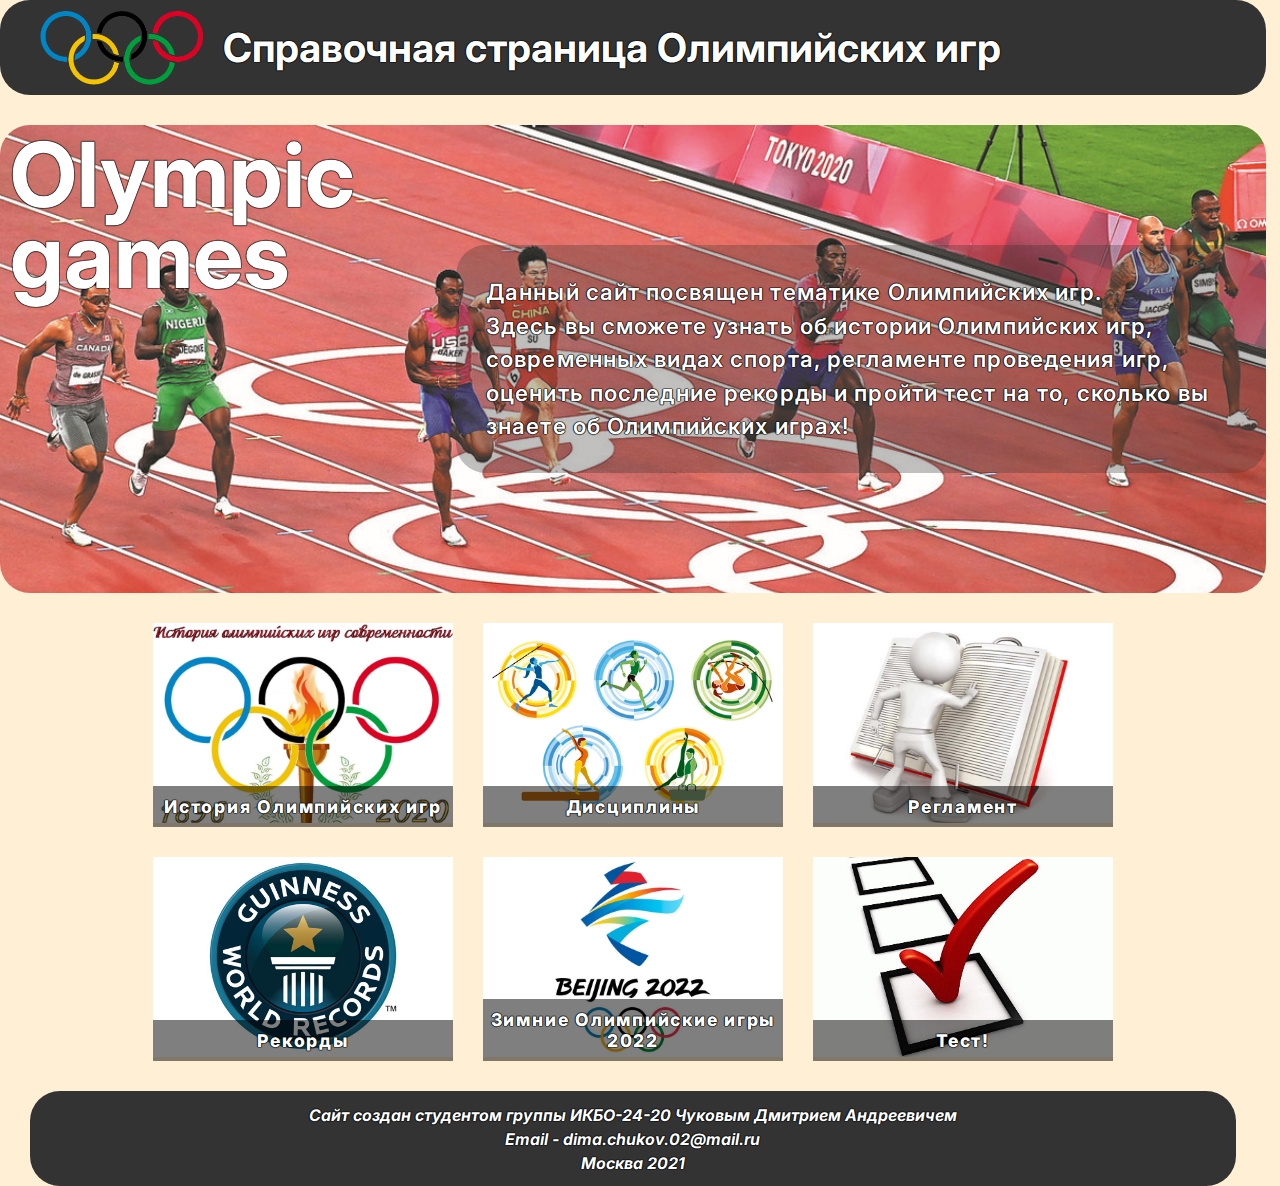
<file: index.html>
<!DOCTYPE html>
<html>
  <head>
    <link type="image/png" rel="shortcut icon" href="./sources/favicon.png">
    <title>Olympic games reference page</title>
    <meta charset="utf-8">
    <meta http-equiv="X-UA-Compatible" content="IE=edge">
    <meta name="viewport" content="width=device-width, initial-scale=1">
    
    <link rel="stylesheet" href="./css/main_styles.css">

  </head>
  
  <body>
    <header id="main">
      <a href="index.html">
        <img class="logo" id="other" src="./sources/logo.png" alt="Logo">
      </a>
      <h1 class="heading" id="main">Справочная страница Олимпийских игр</h1>
    </header>

    <main>
        <section class="leading">
            <p class="leading-bigtext">Olympic games</p>
            <p class="leading-text">
              Данный сайт посвящен тематике Олимпийских игр. <br>
              Здесь вы сможете узнать об истории Олимпийских игр, современных видах спорта, регламенте проведения игр, оценить последние рекорды и пройти тест на то, сколько вы знаете об Олимпийских играх!</p>
        </section>
    </main>

    <nav class="cards">
        <a href="history.html">
            <img class="a-img" src="./sources/history-img.jpg" alt="history-img" />
            <h1 class="a-title">
              История Олимпийских игр
            </h1>
        </a>

        <a href="disciplines.html">
          <img class="a-img" src="./sources/disciplines-img.jpg" alt="disciplines-img" />
          <h1 class="a-title">
            Дисциплины
          </h1>
        </a>

        <a href="regulations.html">
          <img class="a-img" src="./sources/regulations-img.jpg" alt="regulations-img" />
          <h1 class="a-title">
            Регламент
          </h1>
        </a>

        <a href="records.html">
          <img class="a-img" src="./sources/records-img.jpg" alt="records-jpg" />
          <h1 class="a-title">
            Рекорды
          </h1>
        </a>

        <a href="beijing.html">
          <img class="a-img" src="./sources/Beijing2022-img.jpg" alt="Beijing2022-img" />
          <h1 class="a-title">
            Зимние Олимпийские игры 2022
          </h1>
        </a>

        <a href="test.html">
          <img class="a-img" src="./sources/test-img.jpg" alt="test-img" />
          <h1 class="a-title">
            Тест!
          </h1>
        </a>
    </nav>

    <footer id="main">
      Сайт создан студентом группы ИКБО-24-20
      Чуковым Дмитрием Андреевичем <br>
      Email - dima.chukov.02@mail.ru <br>
      Москва 2021
    </footer>
  </body>
</html>
</file>
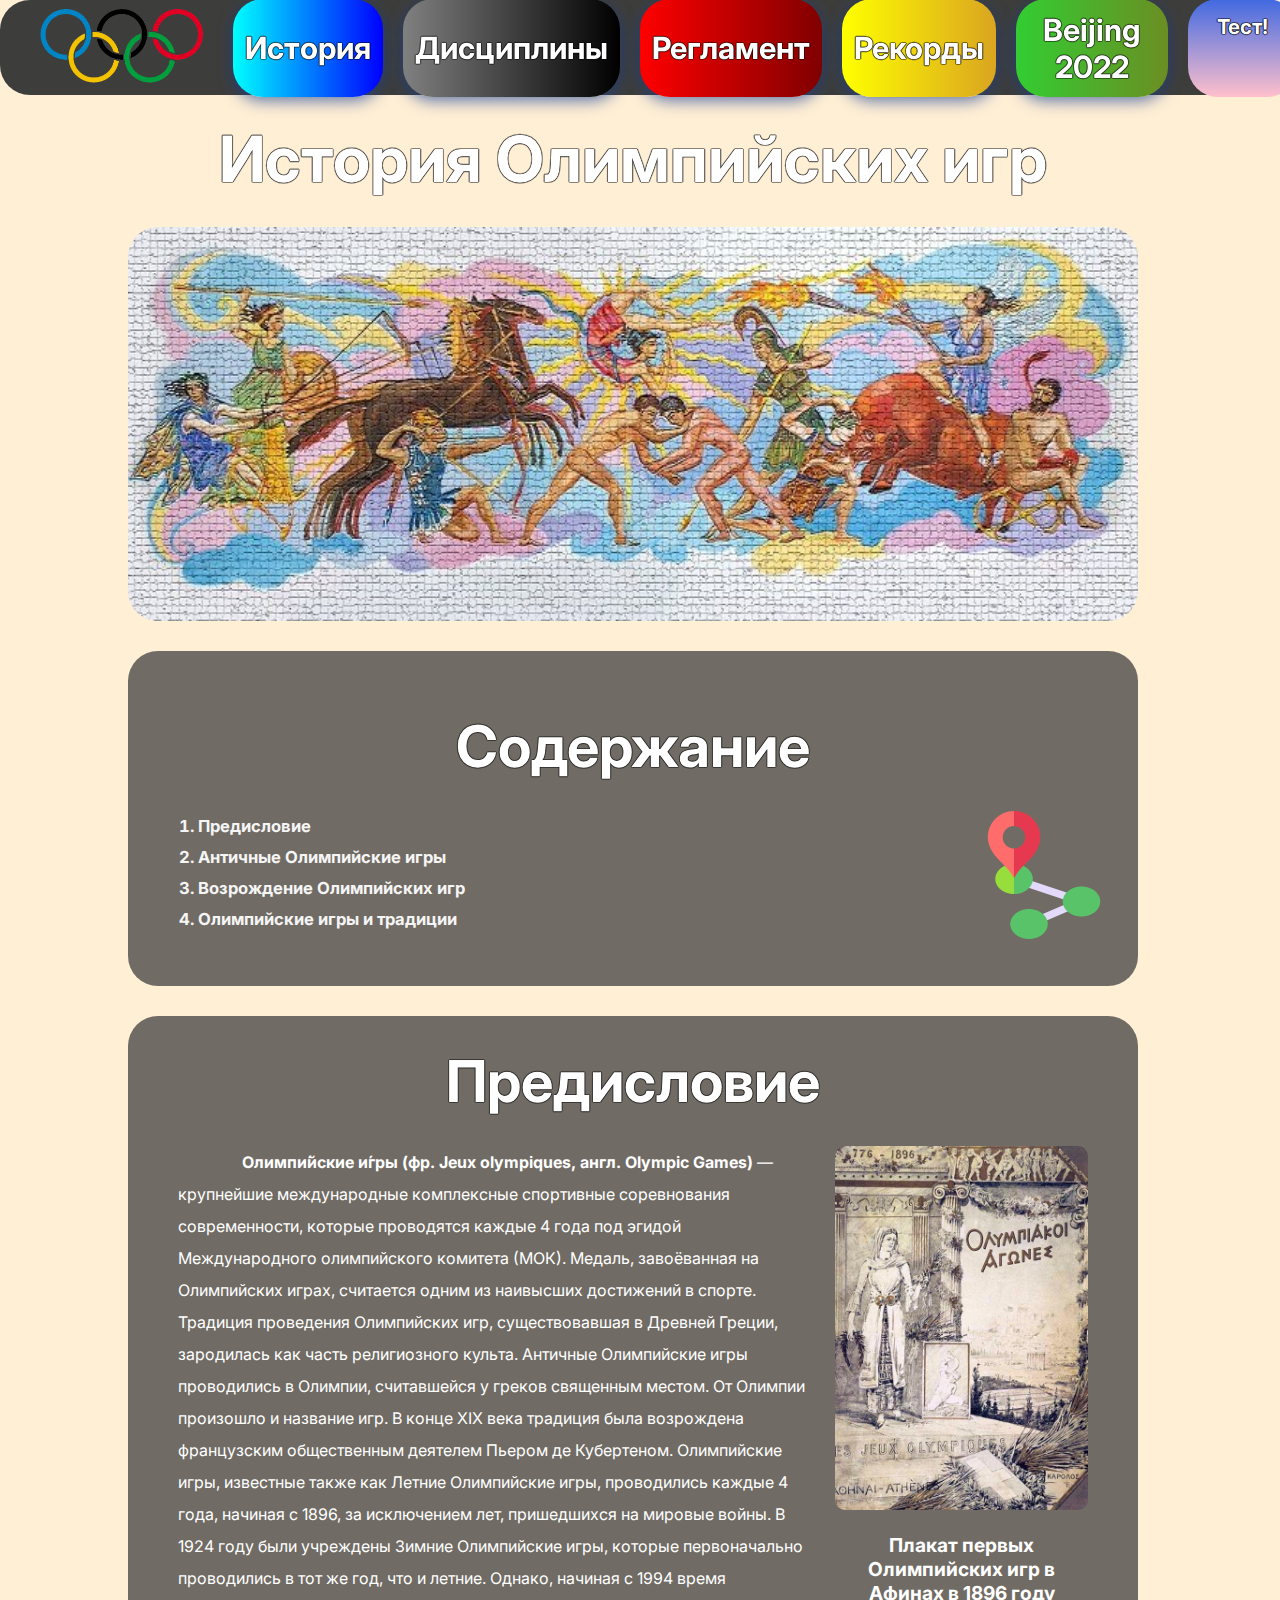
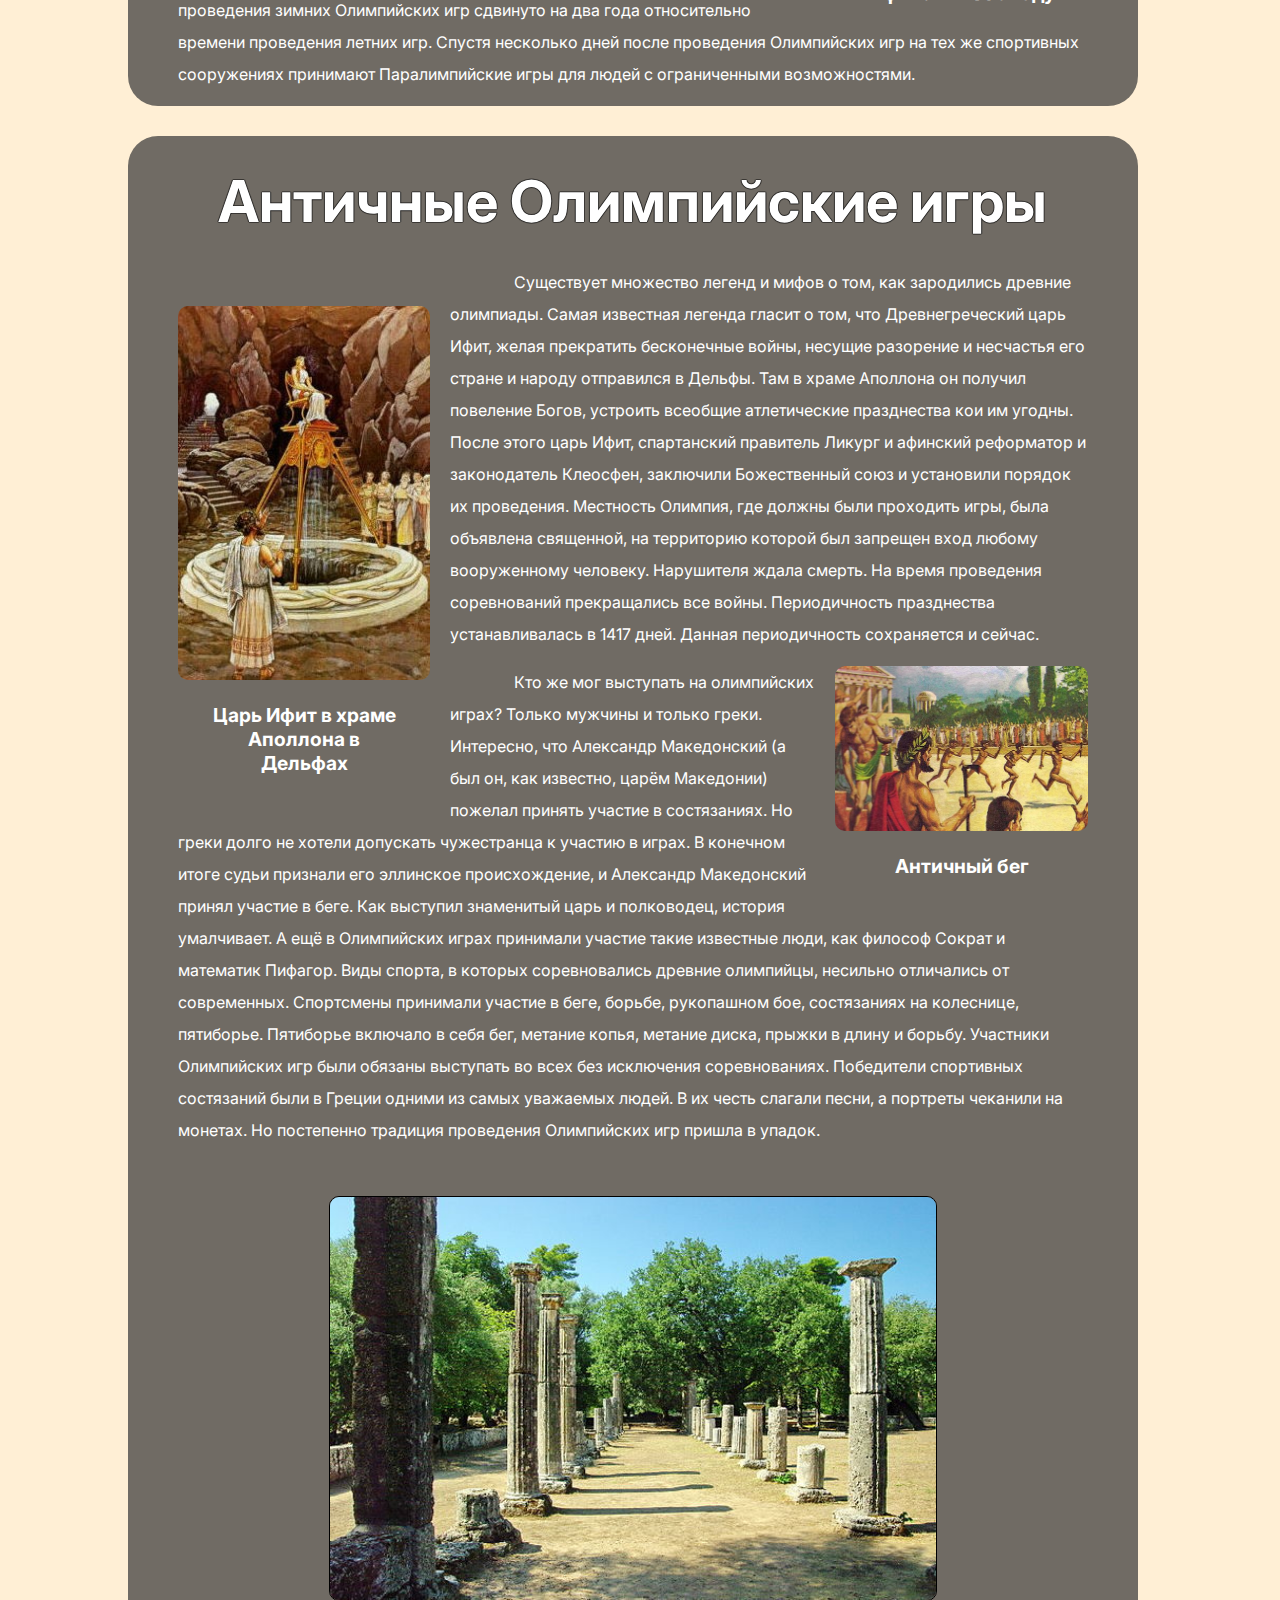
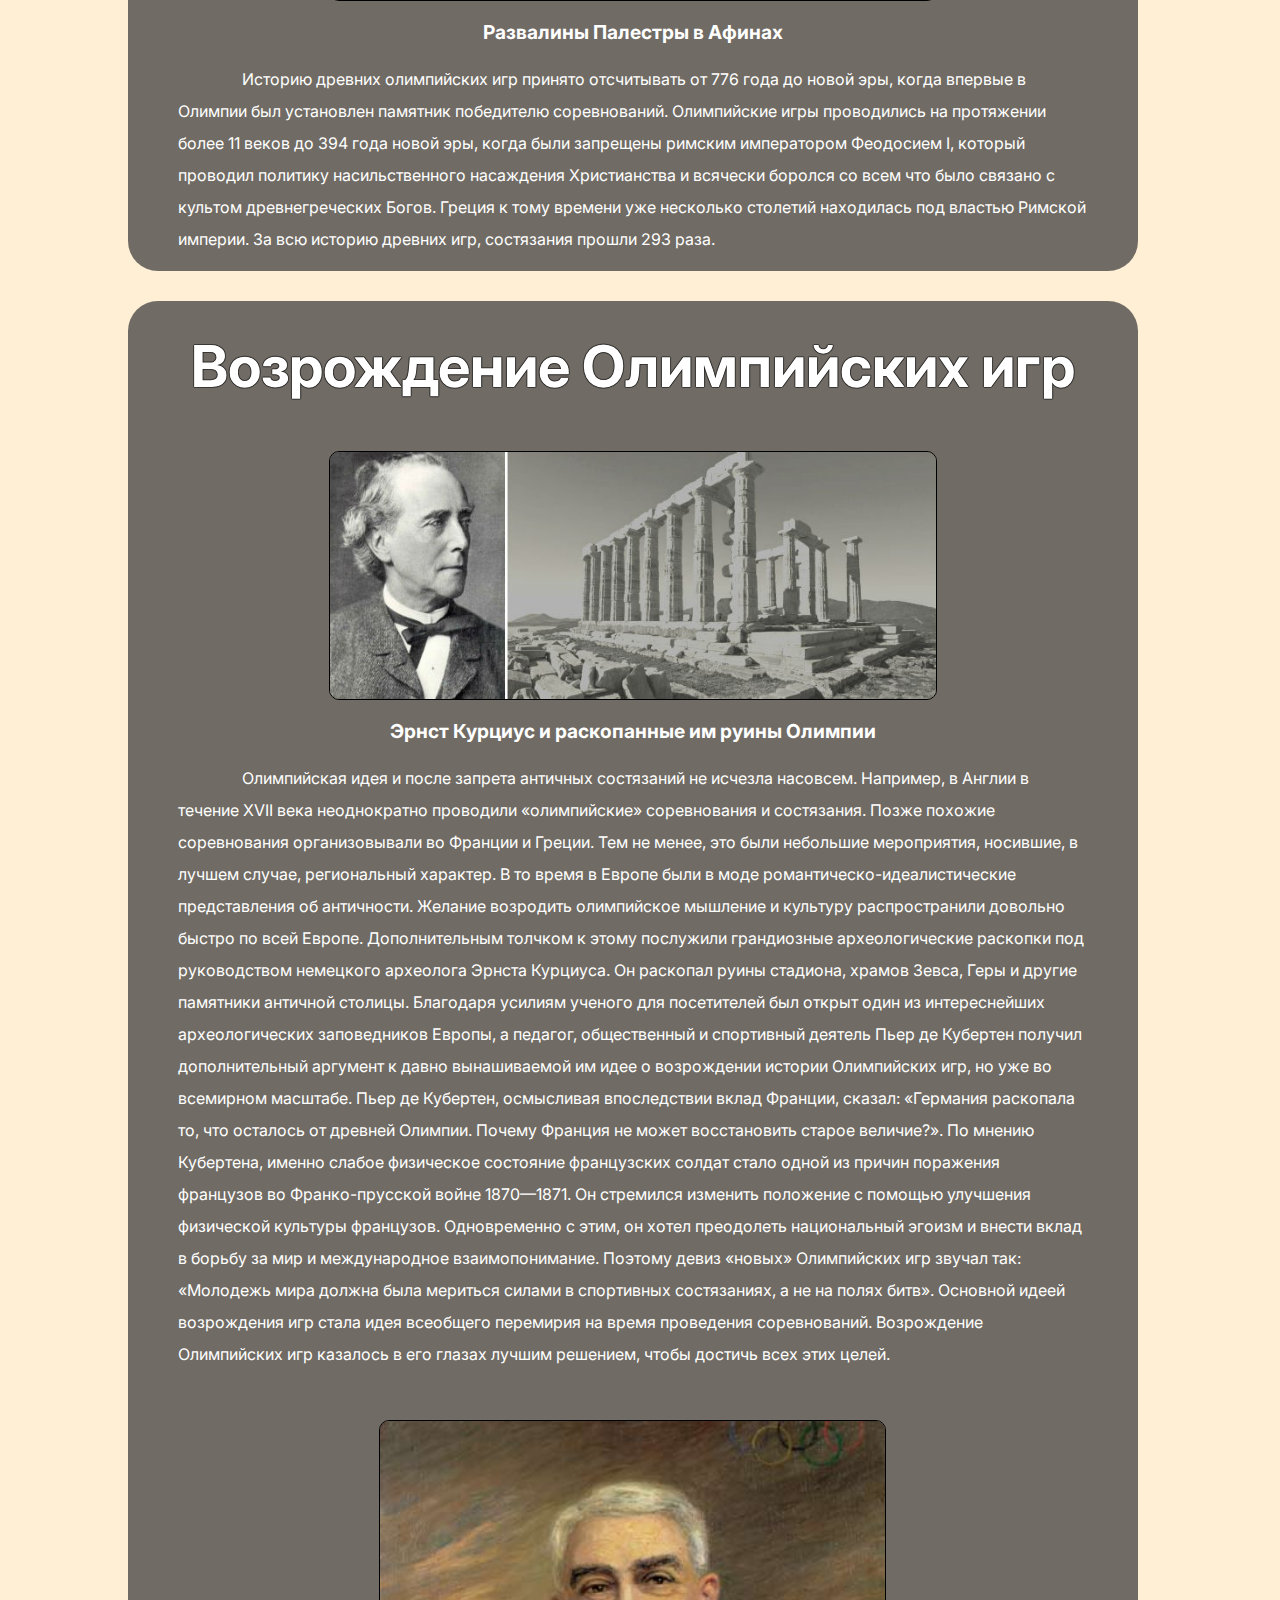
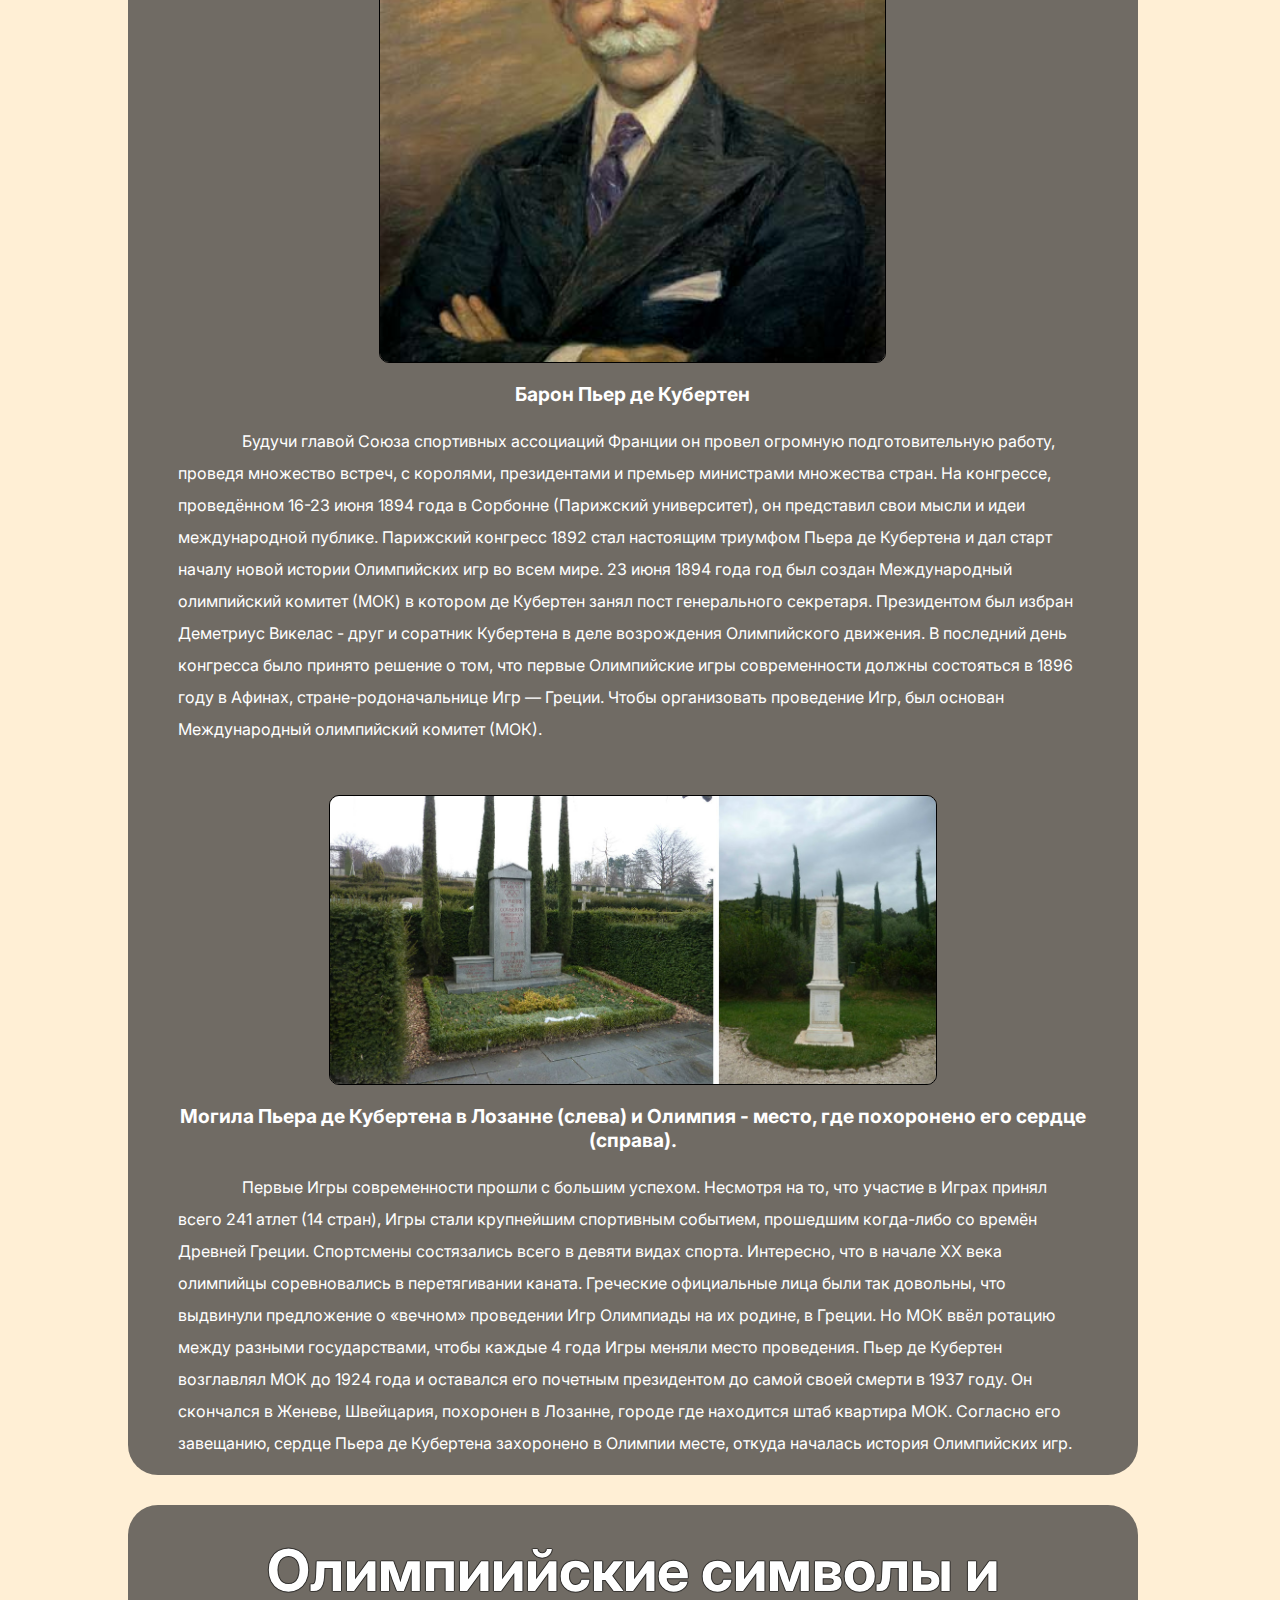
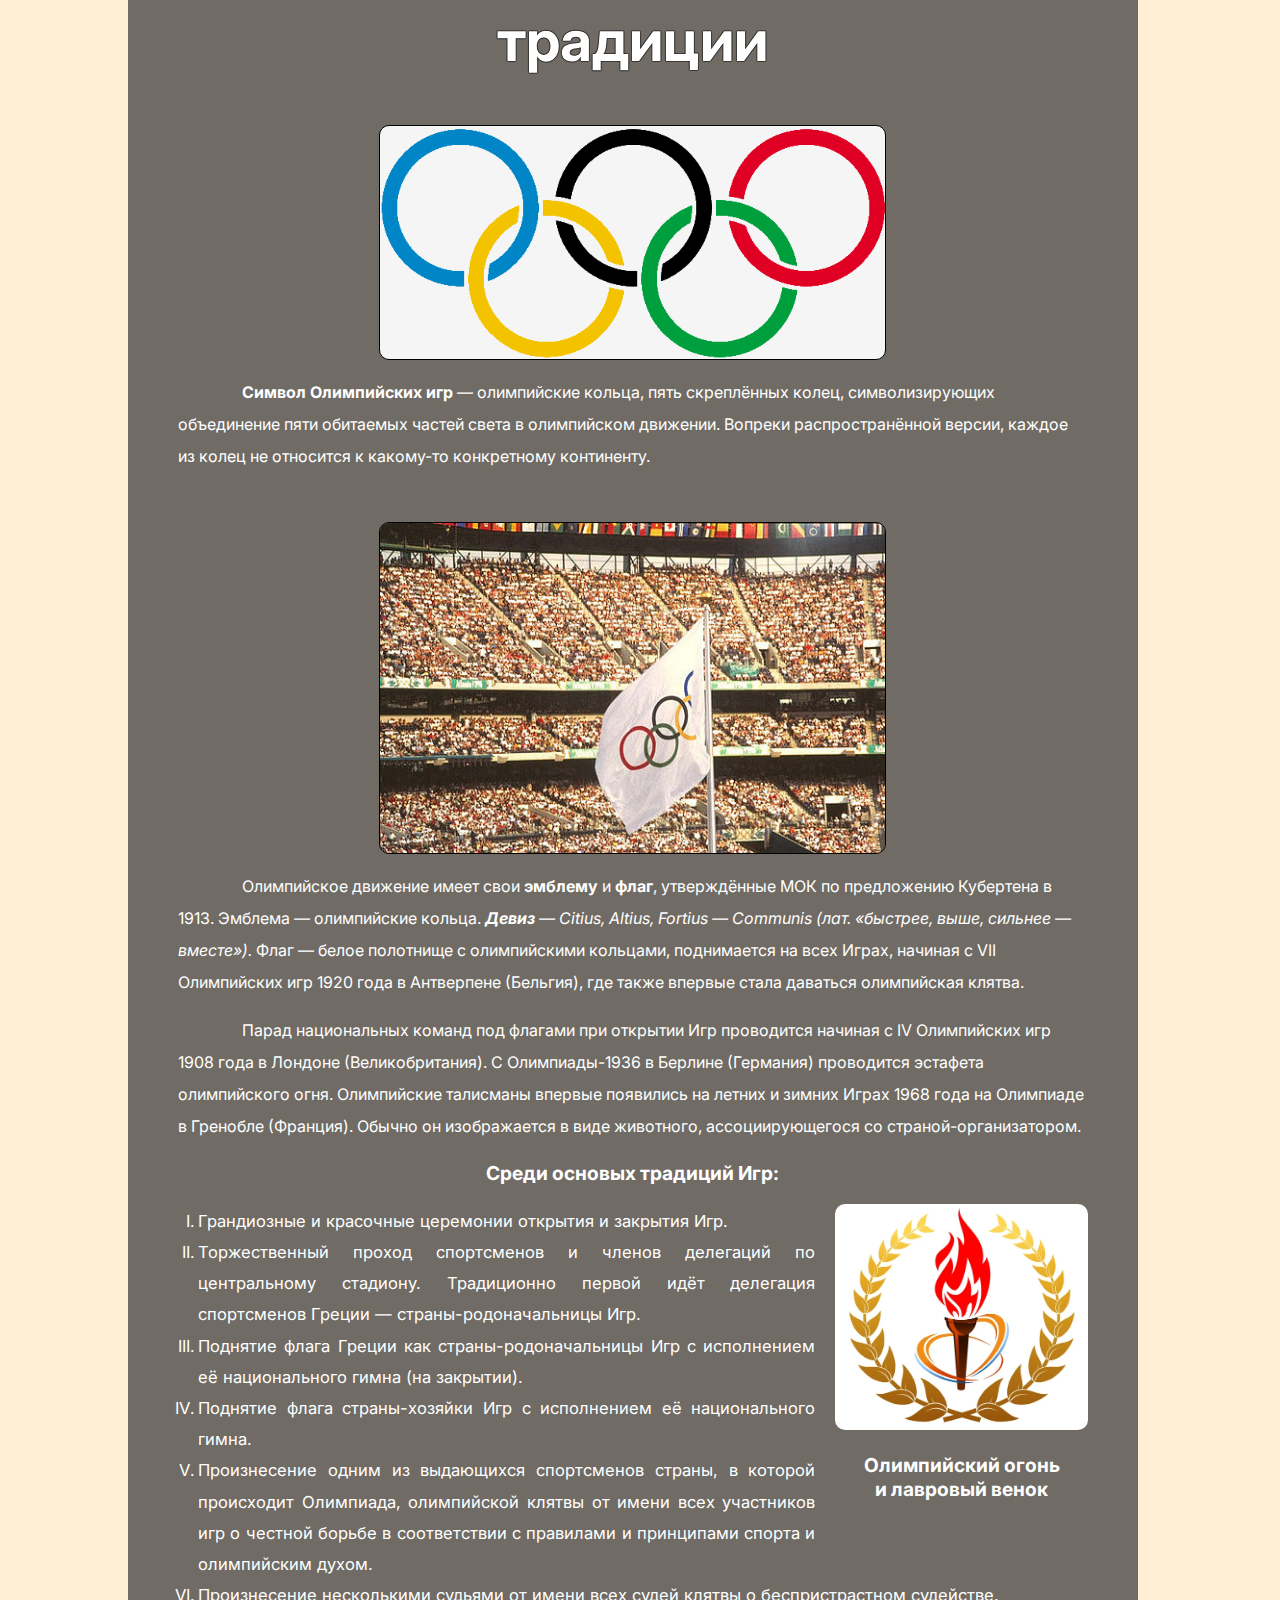
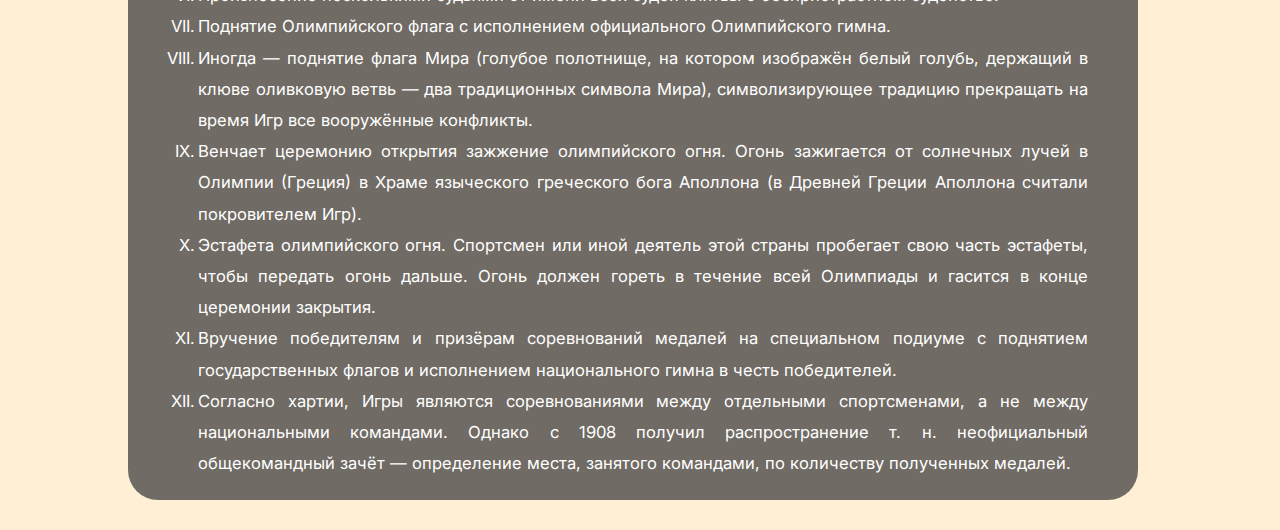
<file: history.html>
<!DOCTYPE html>
<html>
  <head>
    <link type="image/png" rel="shortcut icon" href="./sources/favicon.png">
    <title>Olympic games reference page</title>
    <meta charset="utf-8">
    <meta http-equiv="X-UA-Compatible" content="IE=edge">
    <meta name="viewport" content="width=device-width, initial-scale=1">
    
    <link rel="stylesheet" href="./css/main_styles.css">
    <link rel="stylesheet" href="./css/header_nav_styles.css">
    <link rel="stylesheet" href="./css/history_styles.css">

  </head>
  
  <body>
    <header id="other">
        <a href="index.html">
            <img class="logo" id="other" src="./sources/logo.png" alt="Logo">
        </a>
        <nav id="other">            
            <a href="history.html" class="button-style id1"><h1 class="heading">История</h1></button-style></a>
            <a href="disciplines.html" class="button-style id2"><h1 class="heading">Дисциплины</h1></a>
            <a href="regulations.html" class="button-style id3"><h1 class="heading">Регламент</h1></a>
            <a href="records.html" class="button-style id4"><h1 class="heading">Рекорды</h1></a>
            <a href="beijing.html" class="button-style id5"><h1 class="heading">Beijing 2022</h1></a>
            <a href="test.html" class="button btn-flip" data-back="Click!" data-front="Тест!"></a>
        </nav>

        <nav>
            <div class="container">
                    <input id="responsive-menu" type="checkbox">
                    <label for="responsive-menu">Menu<span id="menu-icon"></span></label>
                <ul>
                    <li><a href="history.html" class="button-style id1"><h1 class="heading">История</h1></a></li>
                    <li><a href="disciplines.html" class="button-style id2"><h1 class="heading">Дисциплины</h1></a></li>
                    <li><a href="regulations.html" class="button-style id3"><h1 class="heading">Регламент</h1></a></li>
                    <li><a href="records.html" class="button-style id4"><h1 class="heading">Рекорды</h1></a></li>
                    <li><a href="beijing.html" class="button-style id5"><h1 class="heading">Beijing 2022</h1></a></li>
                    <li><a href="test.html" class="button btn-flip" data-back="Click!" data-front="Тест!"></a></li>
                </ul>
            </div>
        </nav>
    </header>
    
    <main id="history">
        <h0 class="heading"> История Олимпийских игр</h0>
        <img src="sources/olypmpic-history.jpg" id="main-img" alt="olypmpic-history">
        
        <article>  
            <h1 class="heading">Содержание</h1>
            <img src="sources/route.png" alt="route" id="route">
            <ol>
                <b>
                <a href="#intro"><li>Предисловие</li></a>
                <a href="#antiquity"><li>Античные Олимпийские игры</li></a>
                <a href="#olymp-reborn"><li>Возрождение Олимпийских игр</li></a>
                <a href="#symbols&traditions"><li>Олимпийские игры и традиции</li></a>
                </b>
            </ol>
        </article>

        
        <article>
            <h1 class="heading"><a name="intro">Предисловие</a></h1>
            <div class="poster" id="post1">
            <img src="sources/Athens_1896.jpg" alt="Athens_1896" id="Athens-1896">
            <h3>Плакат первых Олимпийских игр в Афинах в 1896 году</h3>
            </div>

            <p>
                <b>Олимпи́йские и́гры (фр. Jeux olympiques, англ. Olympic Games)</b> — крупнейшие международные комплексные спортивные соревнования современности, которые проводятся каждые 4 года под эгидой Международного олимпийского комитета (МОК). 
                Медаль, завоёванная на Олимпийских играх, считается одним из наивысших достижений в спорте.
                Традиция проведения Олимпийских игр, существовавшая в Древней Греции, зародилась как часть религиозного культа. 
                Античные Олимпийские игры проводились в Олимпии, считавшейся у греков священным местом. От Олимпии произошло и название игр.
                В конце XIX века традиция была возрождена французским общественным деятелем Пьером де Кубертеном. 
                Олимпийские игры, известные также как Летние Олимпийские игры, проводились каждые 4 года, начиная с 1896, за исключением лет, пришедшихся на мировые войны. В 1924 году были учреждены Зимние Олимпийские игры, которые первоначально проводились в тот же год, что и летние. Однако, начиная с 1994 время проведения зимних Олимпийских игр сдвинуто на два года относительно времени проведения летних игр.
                Спустя несколько дней после проведения Олимпийских игр на тех же спортивных сооружениях принимают Паралимпийские игры для людей с ограниченными возможностями.
            </p>
        </article>

        
        <article>
            <h1 class="heading"><a name="antiquity">Античные Олимпийские игры</a></h1>
            <div class="poster" id="post2">
                <img src="sources/Ifit.jpg" alt="Ifit" id="Athens-1896">
                <h3>Царь Ифит в храме Аполлона в Дельфах</h3>
            </div>

            <p>
                Существует множество легенд и мифов о том, как зародились древние олимпиады.
                Самая известная легенда гласит о том, что Древнегреческий царь Ифит, желая прекратить бесконечные войны, несущие разорение и несчастья его стране и народу отправился в Дельфы.
                Там в храме Аполлона он получил повеление Богов, устроить всеобщие атлетические празднества кои им угодны.
                После этого царь Ифит, спартанский правитель Ликург и афинский реформатор и законодатель Клеосфен, заключили Божественный союз и установили порядок их проведения.
                Местность Олимпия, где должны были проходить игры, была объявлена священной, на территорию которой был запрещен вход любому вооруженному человеку.
                Нарушителя ждала смерть.
                На время проведения соревнований прекращались все войны.
                Периодичность празднества устанавливалась в 1417 дней. Данная периодичность сохраняется и сейчас.
            </p>

            <div class="poster" id="post1">
                <img src="sources/race.jpg" alt="race" id="race">
                <h3>Античный бег</h3>
            </div>
            
            <p>
                Кто же мог выступать на олимпийских играх? Только мужчины и только греки. 
                Интересно, что Александр Македонский (а был он, как известно, царём Македонии) пожелал принять участие в состязаниях. 
                Но греки долго не хотели допускать чужестранца к участию в играх. В конечном итоге судьи признали его эллинское происхождение, и Александр Македонский принял участие в беге.
                Как выступил знаменитый царь и полководец, история умалчивает. 
                А ещё в Олимпийских играх принимали участие такие известные люди, как философ Сократ и математик Пифагор.
                Виды спорта, в которых соревновались древние олимпийцы, несильно отличались от современных. 
                Спортсмены принимали участие в беге, борьбе, рукопашном бое, состязаниях на колеснице, пятиборье.
                Пятиборье включало в себя бег, метание копья, метание диска, прыжки в длину и борьбу. 
                Участники Олимпийских игр были обязаны выступать во всех без исключения соревнованиях.
                Победители спортивных состязаний были в Греции одними из самых уважаемых людей.
                В их честь слагали песни, а портреты чеканили на монетах.
                Но постепенно традиция проведения Олимпийских игр пришла в упадок.
            </p>
            

            <img src="sources/olympia-palaestra.jpg" alt="olympia-palaestra" id="Palaestra">
            <h3>Развалины Палестры в Афинах</h3>
            <p>
                Историю древних олимпийских игр принято отсчитывать от 776 года до новой эры, когда впервые в Олимпии был установлен памятник победителю соревнований.
                Олимпийские игры проводились на протяжении более 11 веков до 394 года новой эры, когда были запрещены римским императором Феодосием I, который проводил политику насильственного насаждения Христианства и всячески боролся со всем что было связано с культом древнегреческих Богов. 
                Греция к тому времени уже несколько столетий находилась под властью Римской империи.
                За всю историю древних игр, состязания прошли 293 раза.
            </p>
        </article>

        <article>
            <h1 class="heading"><a name="olymp-reborn">Возрождение Олимпийских игр</a></h1>
                <img src="sources/archaeologist.jpg" alt="archaeologist" id="archaeologist">
                <h3>Эрнст Курциус и раскопанные им руины Олимпии</h3>
            <p id="reborn">
                Олимпийская идея и после запрета античных состязаний не исчезла насовсем. 
                Например, в Англии в течение XVII века неоднократно проводили «олимпийские» соревнования и состязания. 
                Позже похожие соревнования организовывали во Франции и Греции. Тем не менее, это были небольшие мероприятия, носившие, в лучшем случае, региональный характер. 
                В то время в Европе были в моде романтическо-идеалистические представления об античности. 
                Желание возродить олимпийское мышление и культуру распространили довольно быстро по всей Европе.
                Дополнительным толчком к этому послужили грандиозные археологические раскопки под руководством немецкого археолога Эрнста Курциуса.
                Он раскопал руины стадиона, храмов Зевса, Геры и другие памятники античной столицы.
                Благодаря усилиям ученого для посетителей был открыт один из интереснейших археологических заповедников Европы, а педагог, общественный и спортивный деятель Пьер де Кубертен получил дополнительный аргумент к давно вынашиваемой им идее о возрождении истории Олимпийских игр, но уже во всемирном масштабе.
                Пьер де Кубертен, осмысливая впоследствии вклад Франции, сказал: «Германия раскопала то, что осталось от древней Олимпии. 
                Почему Франция не может восстановить старое величие?».
                По мнению Кубертена, именно слабое физическое состояние французских солдат стало одной из причин поражения французов во Франко-прусской войне 1870—1871. 
                Он стремился изменить положение с помощью улучшения физической культуры французов. 
                Одновременно с этим, он хотел преодолеть национальный эгоизм и внести вклад в борьбу за мир и международное взаимопонимание. 
                Поэтому девиз «новых» Олимпийских игр звучал так: «Молодежь мира должна была мериться силами в спортивных состязаниях, а не на полях битв».
                Основной идеей возрождения игр стала идея всеобщего перемирия на время проведения соревнований. 
                Возрождение Олимпийских игр казалось в его глазах лучшим решением, чтобы достичь всех этих целей.
            </p>

                <img src="sources/pierre_de_coubertin.jpg" alt="pierre_de_coubertin" id="pierre_de_coubertin">
                <h3>Барон Пьер де Кубертен</h3>
            <p>
                Будучи главой Союза спортивных ассоциаций Франции он провел огромную подготовительную работу, проведя множество встреч, с королями, президентами и премьер министрами множества стран.
                На конгрессе, проведённом 16-23 июня 1894 года в Сорбонне (Парижский университет), он представил свои мысли и идеи международной публике.
                Парижский конгресс 1892 стал настоящим триумфом Пьера де Кубертена и дал старт началу новой истории Олимпийских игр во всем мире.
                23 июня 1894 года год был создан Международный олимпийский комитет (МОК) в котором де Кубертен занял пост генерального секретаря. 
                Президентом был избран Деметриус Викелас - друг и соратник Кубертена в деле возрождения Олимпийского движения.
                В последний день конгресса было принято решение о том, что первые Олимпийские игры современности должны состояться в 1896 году в Афинах, стране-родоначальнице Игр — Греции. 
                Чтобы организовать проведение Игр, был основан Международный олимпийский комитет (МОК). 
            </p>

                <img src="sources/pierre_grave.jpg" alt="pierre_grave" id="pierre_grave">
                <h3>Могила Пьера де Кубертена в Лозанне (слева) и Олимпия - место, где похоронено его сердце (справа).</h3>
            <p>
                Первые Игры современности прошли с большим успехом. 
                Несмотря на то, что участие в Играх принял всего 241 атлет (14 стран), Игры стали крупнейшим спортивным событием, прошедшим когда-либо со времён Древней Греции.
                Спортсмены состязались всего в девяти видах спорта. Интересно, что в начале XX века олимпийцы соревновались в перетягивании каната.
                Греческие официальные лица были так довольны, что выдвинули предложение о «вечном» проведении Игр Олимпиады на их родине, в Греции. Но МОК ввёл ротацию между разными государствами, чтобы каждые 4 года Игры меняли место проведения.

                Пьер де Кубертен возглавлял МОК до 1924 года и оставался его почетным президентом до самой своей смерти в 1937 году.
                Он скончался в Женеве, Швейцария, похоронен в Лозанне, городе где находится штаб квартира МОК. Согласно его завещанию, сердце Пьера де Кубертена захоронено в Олимпии месте, откуда началась история Олимпийских игр.
            </p>
            
        </article>
        
        <article>
            <h1 class="heading"><a name="symbols&traditions">Олимпиийские символы и традиции</a></h1>
            <img src="sources/logo.png" alt="logo" id="logo-img">
            <p>
                <b>Символ Олимпийских игр</b> — олимпийские кольца, пять скреплённых колец, символизирующих объединение пяти обитаемых частей 
                света в олимпийском движении. Вопреки распространённой версии, каждое из колец не относится к какому-то конкретному континенту.
            </p> 
            <img src="sources/flag.jpg" alt="flag" id="flag">
            <p>
                Олимпийское движение имеет свои <b>эмблему</b> и <b>флаг</b>, утверждённые МОК по предложению Кубертена в 1913. 
                Эмблема — олимпийские кольца. <i><b>Девиз</b> — Citius, Altius, Fortius — Communis (лат. «быстрее, выше, сильнее — вместе»).</i> 
                Флаг — белое полотнище с олимпийскими кольцами, поднимается на всех Играх, начиная с VII Олимпийских игр 1920 года 
                в Антверпене (Бельгия), где также впервые стала даваться олимпийская клятва. 
            </p>
            <p>
                Парад национальных команд под флагами при открытии Игр проводится начиная c IV Олимпийских игр 1908 года в Лондоне (Великобритания). 
                С Олимпиады-1936 в Берлине (Германия) проводится эстафета олимпийского огня. 
                Олимпийские талисманы впервые появились на летних и зимних Играх 1968 года на Олимпиаде в Гренобле (Франция). 
                Обычно он изображается в виде животного, ассоциирующегося со страной-организатором.
            </p>

            <h3>Среди основых традиций Игр:</h3>
            <div class="poster" id="post1">
                <img src="sources/torch.jpg" alt="torch" id="torch">
                <h3>Олимпийский огонь и лавровый венок</h3>
            </div>
            <ol id="history">
            <li>Грандиозные и красочные церемонии открытия и закрытия Игр.</li>
            <li>Торжественный проход спортсменов и членов делегаций по центральному стадиону. 
                Традиционно первой идёт делегация спортсменов Греции — страны-родоначальницы Игр.</li>
            <li>Поднятие флага Греции как страны-родоначальницы Игр с исполнением её национального гимна (на закрытии).</li>
            <li>Поднятие флага страны-хозяйки Игр с исполнением её национального гимна.</li>
            <li>Произнесение одним из выдающихся спортсменов страны, в которой происходит Олимпиада, олимпийской клятвы от имени всех участников
            игр о честной борьбе в соответствии с правилами и принципами спорта и олимпийским духом.</li>
            <li>Произнесение несколькими судьями от имени всех судей клятвы о беспристрастном судействе.</li>
            <li>Поднятие Олимпийского флага с исполнением официального Олимпийского гимна.</li>
            <li>Иногда — поднятие флага Мира (голубое полотнище, на котором изображён белый голубь, держащий в клюве оливковую ветвь
            — два традиционных символа Мира), символизирующее традицию прекращать на время Игр все вооружённые конфликты.</li>
            <li>Венчает церемонию открытия зажжение олимпийского огня. Огонь зажигается от солнечных лучей в Олимпии (Греция) в Храме языческого 
                греческого бога Аполлона (в Древней Греции Аполлона считали покровителем Игр).</li>
            <li>Эстафета олимпийского огня. Cпортсмен или иной деятель этой страны пробегает свою часть эстафеты, чтобы передать огонь дальше.
                Огонь должен гореть в течение всей Олимпиады и гасится в конце церемонии закрытия.</li>
            <li>Вручение победителям и призёрам соревнований медалей на специальном подиуме с поднятием государственных флагов и исполнением 
                национального гимна в честь победителей.</li> 
            <li>Согласно хартии, Игры являются соревнованиями между отдельными спортсменами, а не между национальными командами. 
                Однако с 1908 получил распространение т. н. неофициальный 
                общекомандный зачёт — определение места, занятого командами, по количеству полученных медалей. </li>
            </ol>     
        </article>
    </main>
  </body>
</html>
</file>
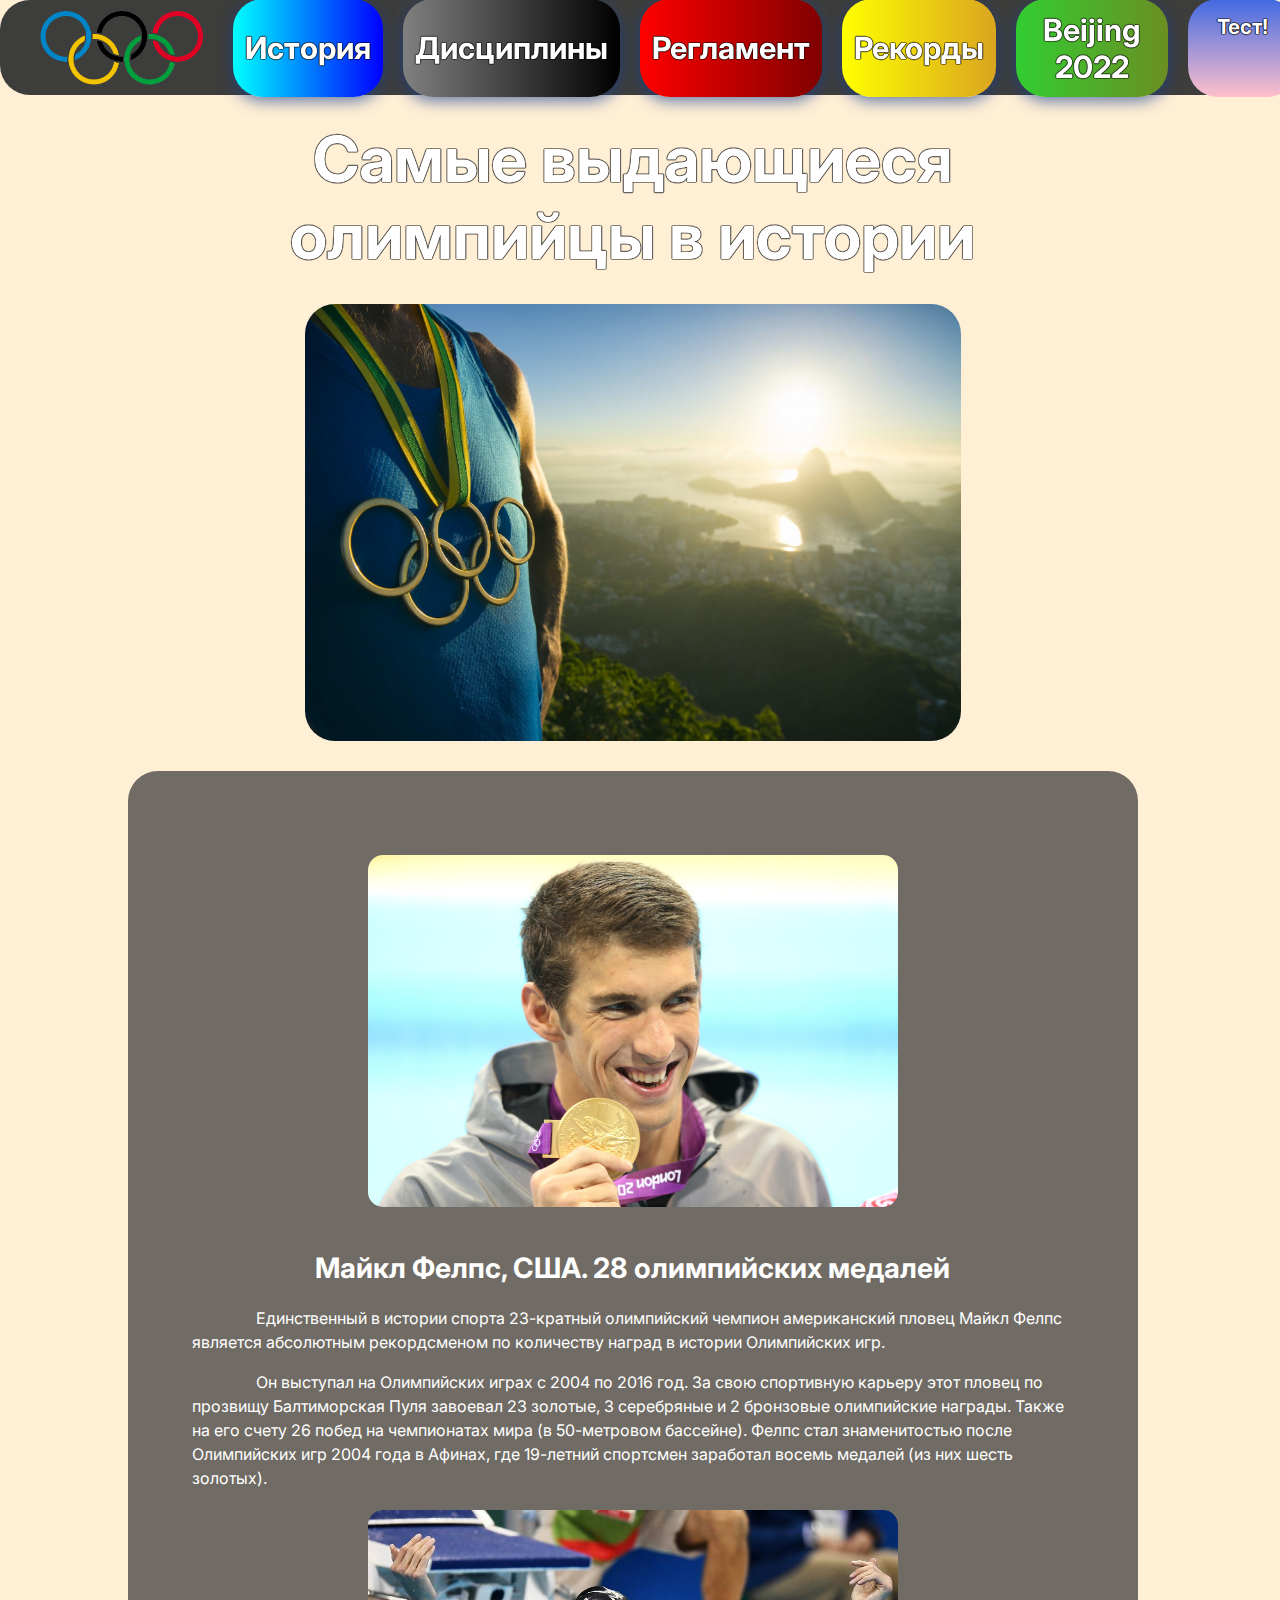
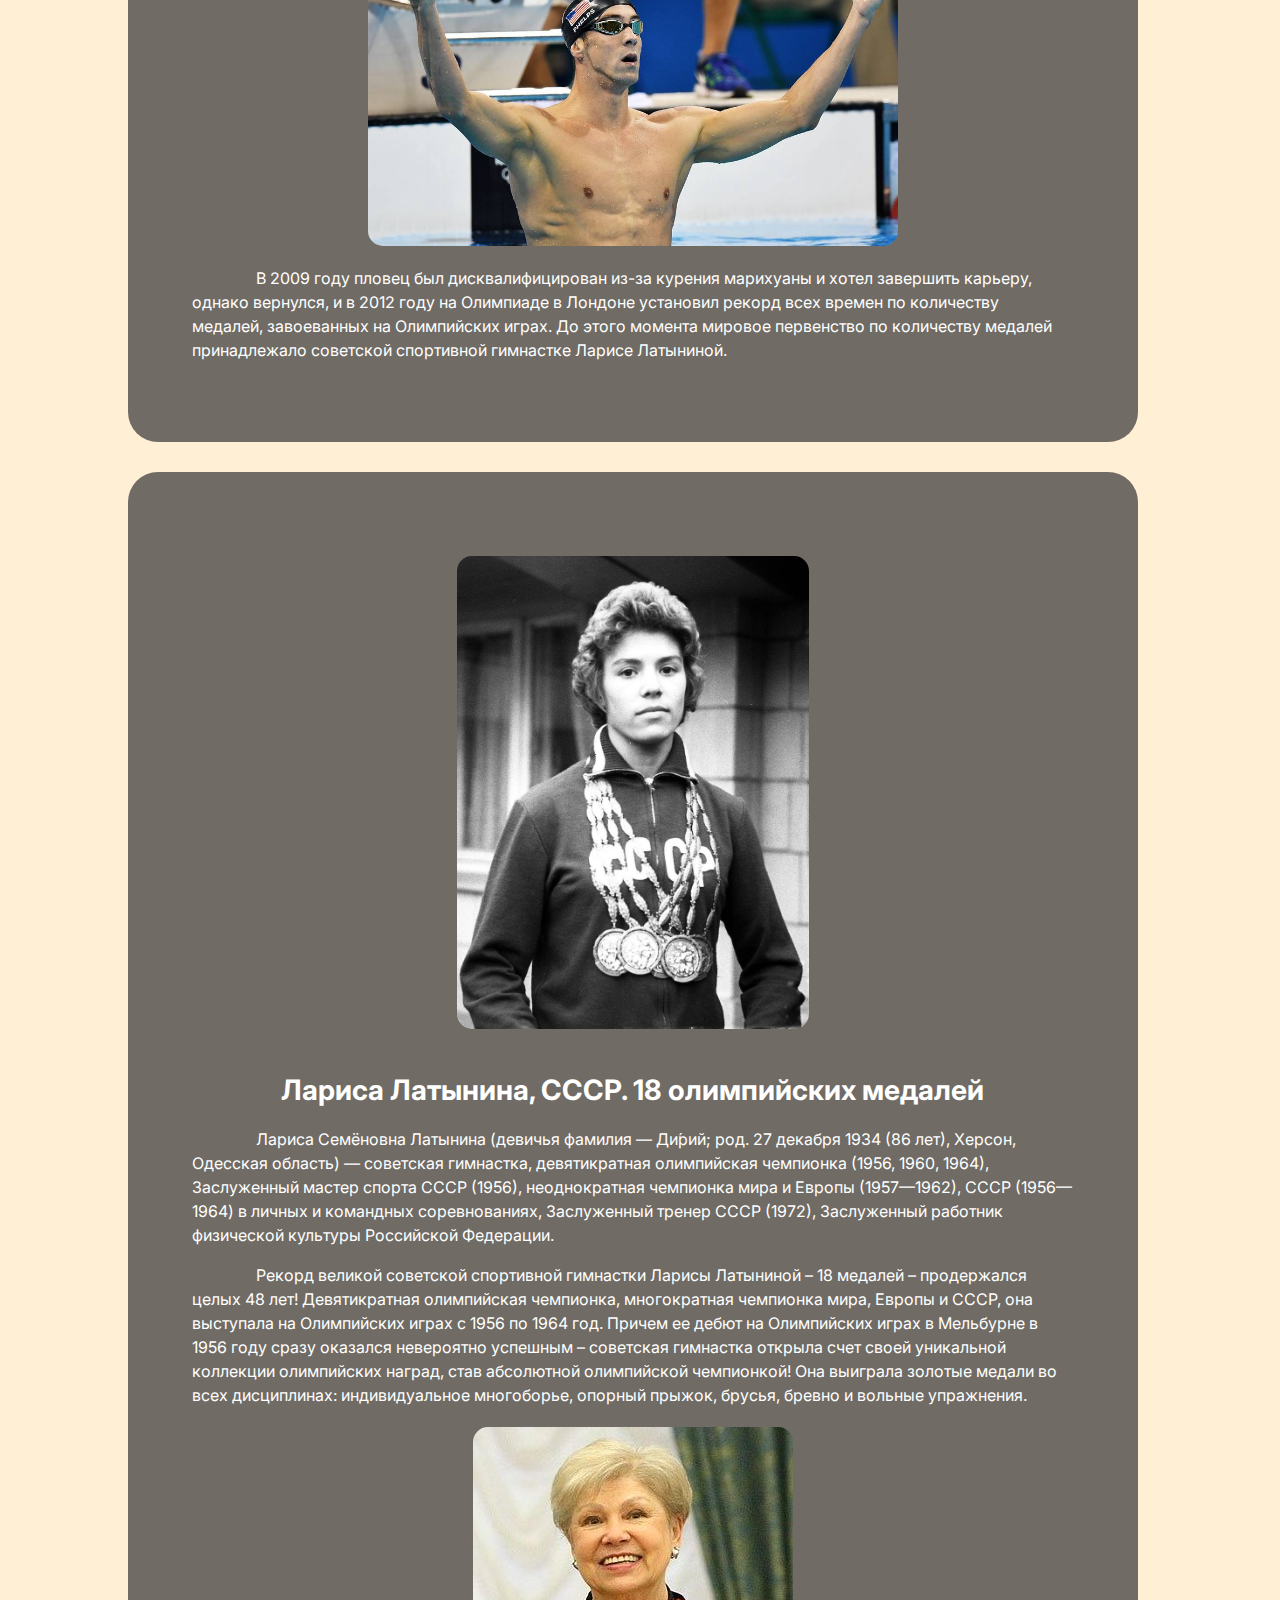
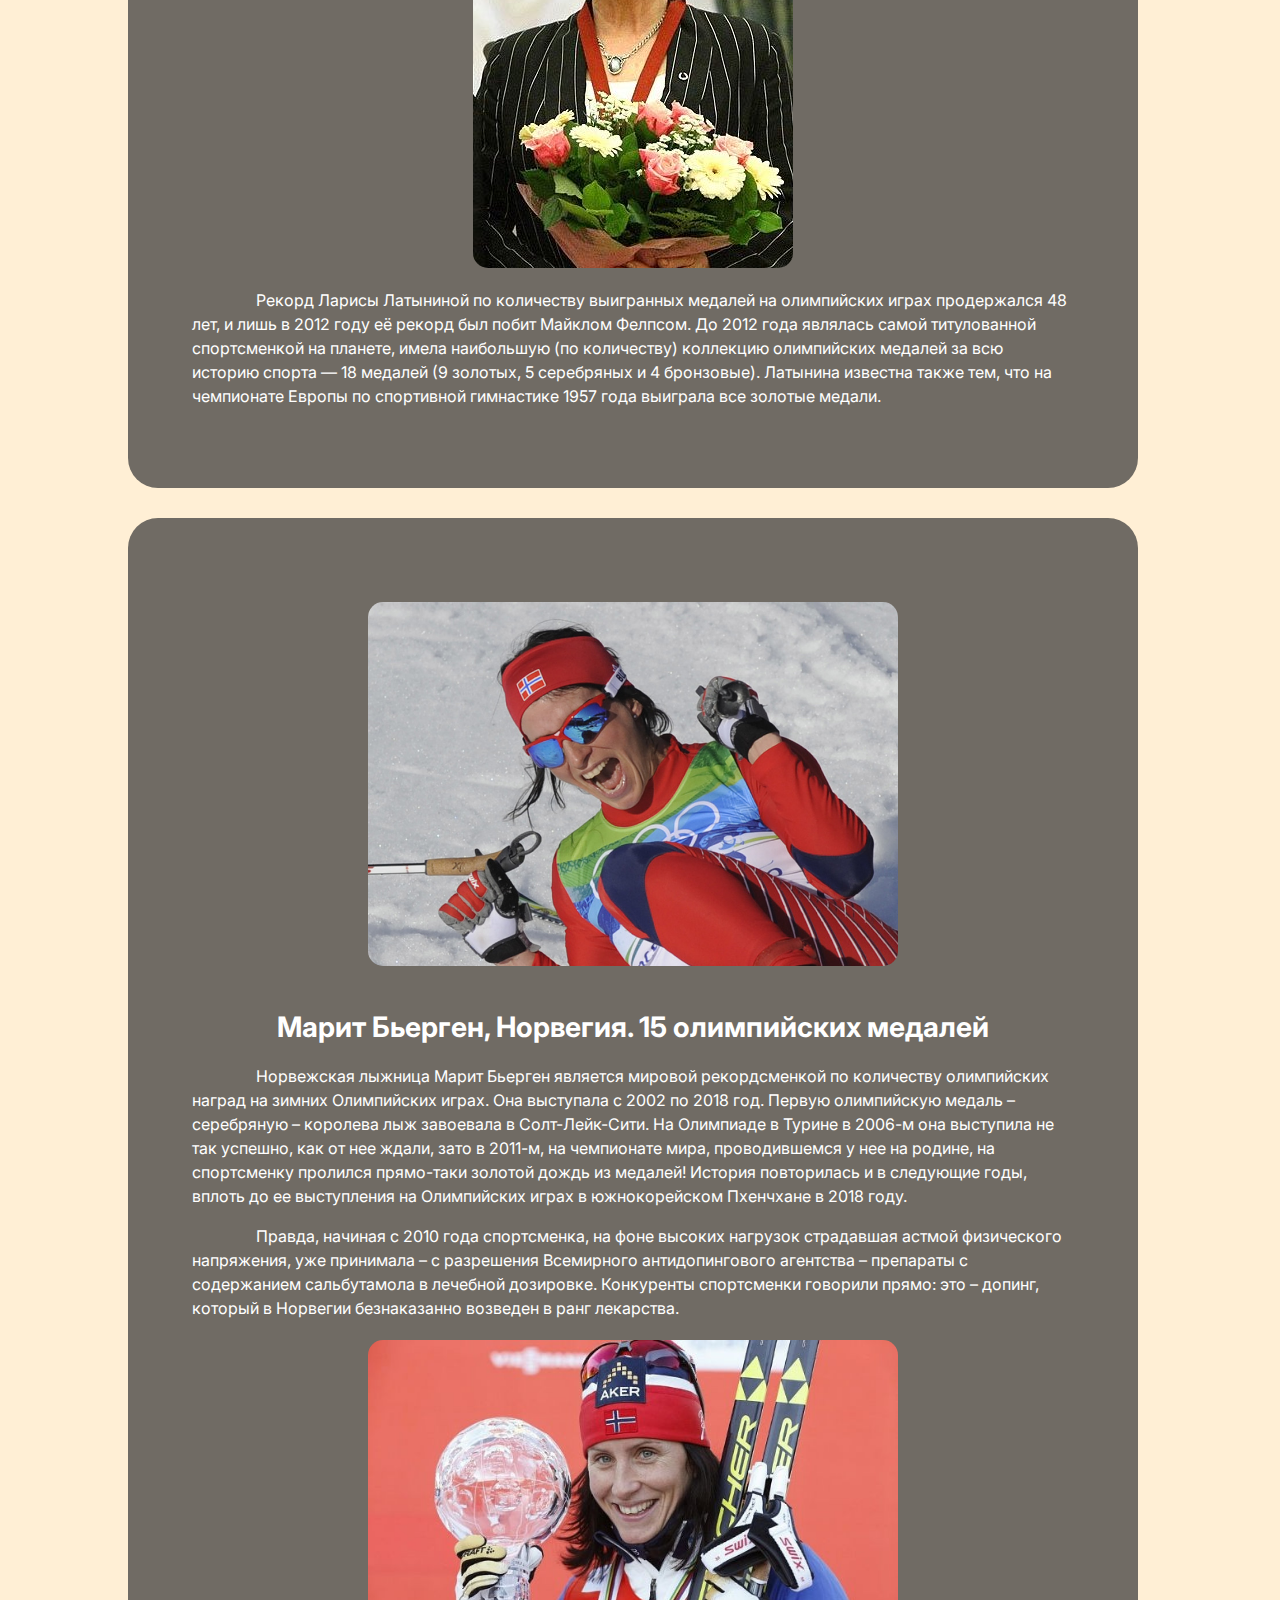
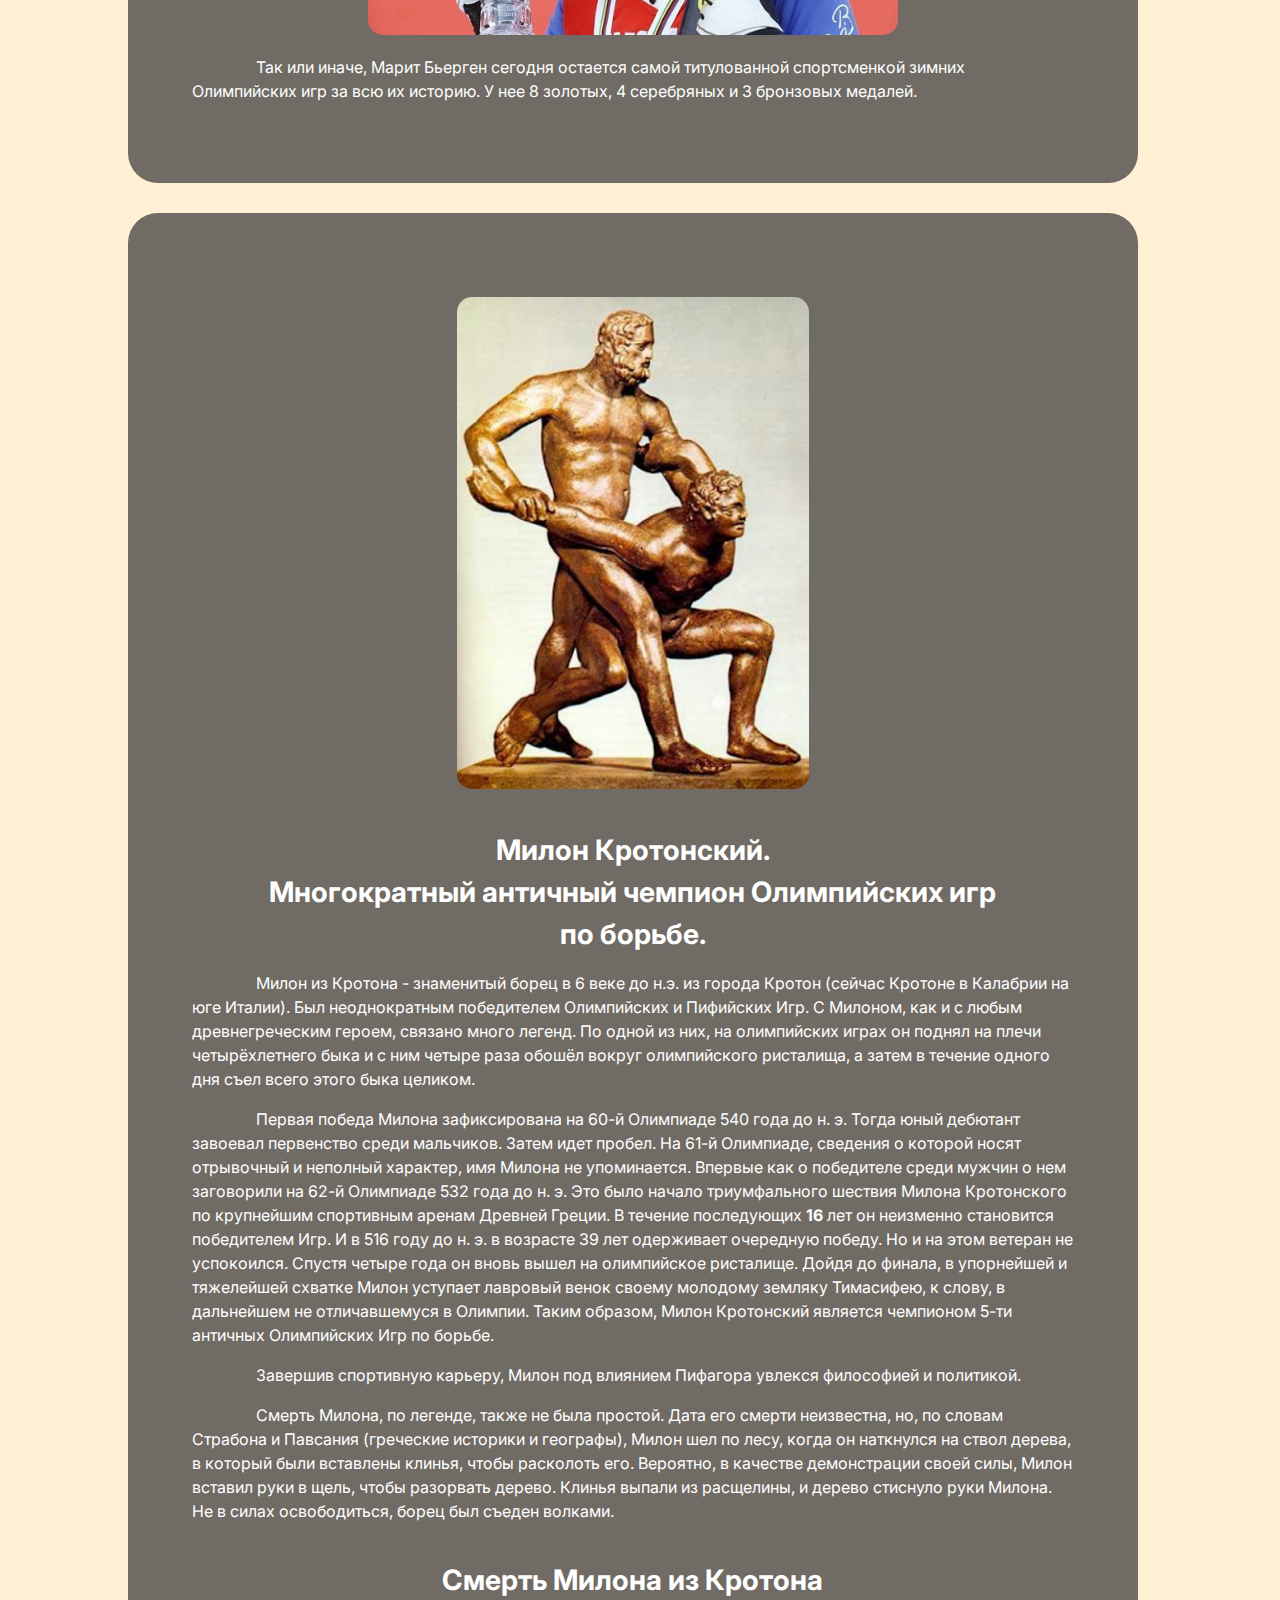
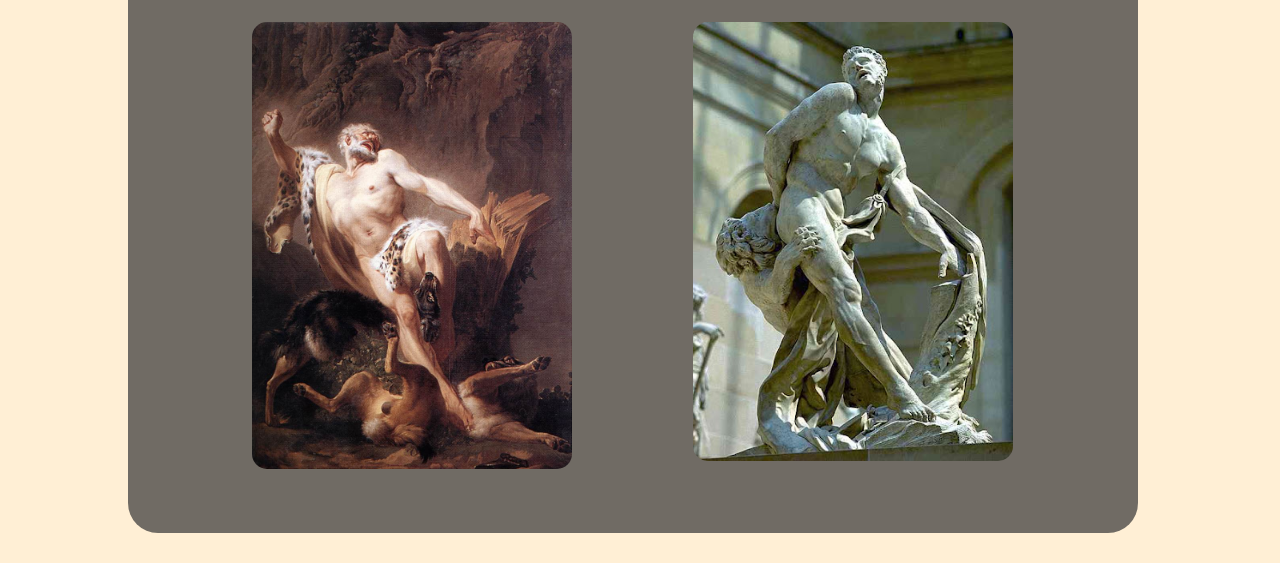
<file: records.html>
<!DOCTYPE html>
<head>
    <link type="image/png" rel="shortcut icon" href="./sources/favicon.png">
    <title>Olympic games reference page</title>
    <meta charset="utf-8">
    <meta http-equiv="X-UA-Compatible" content="IE=edge">
    <meta name="viewport" content="width=device-width, initial-scale=1">
    
    <link rel="stylesheet" href="./css/main_styles.css">
    <link rel="stylesheet" href="./css/header_nav_styles.css">
    <link rel="stylesheet" href="./css/history_styles.css">
    <link rel="stylesheet" href="./css/disciplines_styles.css">
    <link rel="stylesheet" href="./css/records.css">
  </head>
  
  <body>
    <header id="other">
        <a href="index.html">
            <img class="logo" id="other" src="./sources/logo.png" alt="Logo">
        </a>
        <nav id="other">            
            <a href="history.html" class="button-style id1"><h1 class="heading">История</h1></button-style></a>
            <a href="disciplines.html" class="button-style id2"><h1 class="heading">Дисциплины</h1></a>
            <a href="regulations.html" class="button-style id3"><h1 class="heading">Регламент</h1></a>
            <a href="records.html" class="button-style id4"><h1 class="heading">Рекорды</h1></a>
            <a href="beijing.html" class="button-style id5"><h1 class="heading">Beijing 2022</h1></a>
            <a href="test.html" class="button btn-flip" data-back="Click!" data-front="Тест!"></a>
        </nav>

        <nav>
            <div class="container">
                    <input id="responsive-menu" type="checkbox">
                    <label for="responsive-menu">Menu<span id="menu-icon"></span></label>
                <ul>
                    <li><a href="history.html" class="button-style id1"><h1 class="heading">История</h1></a></li>
                    <li><a href="disciplines.html" class="button-style id2"><h1 class="heading">Дисциплины</h1></a></li>
                    <li><a href="regulations.html" class="button-style id3"><h1 class="heading">Регламент</h1></a></li>
                    <li><a href="records.html" class="button-style id4"><h1 class="heading">Рекорды</h1></a></li>
                    <li><a href="beijing.html" class="button-style id5"><h1 class="heading">Beijing 2022</h1></a></li>
                    <li><a href="test.html" class="button btn-flip" data-back="Click!" data-front="Тест!"></a></li>
                </ul>
            </div>
        </nav>
    </header>
   
   <main id="records">
        <h0 class="heading">Самые выдающиеся олимпийцы в истории</h0>
        <img src="./sources/records_main.jpg" id = "records-main-img" alt="records_main">
        <article>
                <img src="./sources/phelps.jpg" id="phelps" alt="phelps">
                <h3>Майкл Фелпс, США. 28 олимпийских медалей</h3>
            <p>
                Единственный в истории спорта 23-кратный олимпийский чемпион американский пловец Майкл Фелпс 
                является абсолютным рекордсменом по количеству наград в истории Олимпийских игр.
            </p>
            <p>
                Он выступал на Олимпийских играх с 2004 по 2016 год. За свою спортивную карьеру этот пловец по прозвищу Балтиморская Пуля завоевал 23 золотые, 
                3 серебряные и 2 бронзовые олимпийские награды. Также на его счету 26 побед на чемпионатах мира (в 50-метровом бассейне).
                Фелпс стал знаменитостью после Олимпийских игр 2004 года в Афинах, где 19-летний спортсмен заработал восемь медалей (из них шесть золотых).
            </p>
             <img src="./sources/phelps_win.jpg" id="phelps_win" alt="phelps_win">
            <p>
                В 2009 году пловец был дисквалифицирован из-за курения марихуаны и хотел завершить карьеру, однако вернулся,
                 и в 2012 году на Олимпиаде в Лондоне установил рекорд всех времен по количеству медалей, завоеванных на Олимпийских играх.
                  До этого момента мировое первенство по количеству медалей принадлежало советской спортивной гимнастке Ларисе Латыниной.
            </p>
        </article>

        <article>
            <img src="sources/latinina.jpg" alt="latinina">
            <h3>Лариса Латынина, СССР. 18 олимпийских медалей</h3>
            <p>
                Лариса Семёновна Латынина (девичья фамилия — Ди́рий; род. 27 декабря 1934 (86 лет), Херсон, Одесская область) — советская гимнастка, 
                девятикратная олимпийская чемпионка (1956, 1960, 1964), Заслуженный мастер спорта СССР (1956), 
                неоднократная чемпионка мира и Европы (1957—1962), СССР (1956—1964) в личных и командных соревнованиях, Заслуженный тренер СССР (1972), 
                Заслуженный работник физической культуры Российской Федерации.
            </p>
            <p>
                Рекорд великой советской спортивной гимнастки Ларисы Латыниной – 18 медалей – продержался целых 48 лет! 
                Девятикратная олимпийская чемпионка, многократная чемпионка мира, Европы и СССР, она выступала на Олимпийских играх с 1956 по 1964 год.
                Причем ее дебют на Олимпийских играх в Мельбурне в 1956 году сразу оказался невероятно успешным – советская 
                гимнастка открыла счет своей уникальной коллекции олимпийских наград, став абсолютной олимпийской чемпионкой! 
                Она выиграла золотые медали во всех дисциплинах: индивидуальное многоборье, опорный прыжок, брусья, бревно и вольные упражнения.
            </p>

            <img src="sources/latinina2.jpeg" id="latinina2" alt="latinina2">
            <p>
                Рекорд Ларисы Латыниной по количеству выигранных медалей на олимпийских играх продержался 48 лет, 
                и лишь в 2012 году её рекорд был побит Майклом Фелпсом.
                До 2012 года являлась самой титулованной спортсменкой на планете, имела наибольшую (по количеству) коллекцию 
                олимпийских медалей за всю историю спорта — 18 медалей (9 золотых, 5 серебряных и 4 бронзовые). Латынина известна также тем, что на чемпионате 
                Европы по спортивной гимнастике 1957 года выиграла все золотые медали.
            </p>
        </article>

        <article>
            <img src="./sources/biergen.jpg" id="biergen" alt="biergen">
            <h3>Марит Бьерген, Норвегия. 15 олимпийских медалей</h3>
            <p>
                Норвежская лыжница Марит Бьерген является мировой рекордсменкой по количеству олимпийских наград на зимних Олимпийских играх. 
                Она выступала с 2002 по 2018 год. Первую олимпийскую медаль – серебряную – королева лыж завоевала в Солт-Лейк-Сити. 
                На Олимпиаде в Турине в 2006-м она выступила не так успешно, как от нее ждали, зато в 2011-м, на чемпионате мира, 
                проводившемся у нее на родине, на спортсменку пролился прямо-таки золотой дождь из медалей! История повторилась и в следующие годы, 
                вплоть до ее выступления на Олимпийских играх в южнокорейском Пхенчхане в 2018 году.
            </p>

            <p>
                Правда, начиная с 2010 года спортсменка, на фоне высоких нагрузок страдавшая астмой физического напряжения, 
                уже принимала – с разрешения Всемирного антидопингового агентства – препараты с содержанием сальбутамола в лечебной дозировке. 
                Конкуренты спортсменки говорили прямо: это – допинг, который в Норвегии безнаказанно возведен в ранг лекарства.  
            </p>

            <img src="./sources/biergen2.jpg" id="biergen2" alt="biergen2">
            <p>
                Так или иначе, Марит Бьерген сегодня остается самой титулованной спортсменкой зимних Олимпийских игр за всю их историю. 
                У нее 8 золотых, 4 серебряных и 3 бронзовых медалей.
            </p>
        </article>

        <article>
            <img src="sources/wrestling.jpg" id="wrestling" alt="wrestling">
            <h3>Милон Кротонский.<br>Многократный античный чемпион Олимпийских игр<br>по борьбе.</h3>
            <p>
                Милон из Кротона - знаменитый борец в 6 веке до н.э. из города Кротон (сейчас Кротоне в Калабрии на юге Италии). 
                Был неоднократным победителем Олимпийских и Пифийских Игр.
                С Милоном, как и с любым древнегреческим героем, связано много легенд. 
                По одной из них, на олимпийских играх он поднял на плечи четырёхлетнего быка и с ним четыре раза обошёл вокруг олимпийского ристалища, 
                а затем в течение одного дня съел всего этого быка целиком.  
            </p>
            <P>
                Первая победа Милона зафиксирована на 60-й Олимпиаде 540 года до н. э. Тогда юный дебютант завоевал первенство среди мальчиков. 
                Затем идет пробел. На 61-й Олимпиаде, сведения о которой носят отрывочный и неполный характер, имя Милона не упоминается.
                Впервые как о победителе среди мужчин о нем заговорили на 62-й Олимпиаде 532 года до н. э. Это было начало триумфального шествия 
                Милона Кротонского по крупнейшим спортивным аренам Древней Греции. В течение последующих <b>16</b> лет он неизменно становится 
                победителем Игр. И в 516 году до н. э. в возрасте 39 лет одерживает очередную победу. Но и на этом ветеран не успокоился. 
                Спустя четыре года он вновь вышел на олимпийское ристалище. Дойдя до финала, в упорнейшей и тяжелейшей схватке Милон уступает 
                лавровый венок своему молодому земляку Тимасифею, к слову, в дальнейшем не отличавшемуся в Олимпии. Таким образом, Милон Кротонский
                является чемпионом 5-ти античных Олимпийских Игр по борьбе.
            </P>
            <p>
                Завершив спортивную карьеру, Милон под влиянием Пифагора увлекся философией и политикой.
            </p>
            <p>
                Смерть Милона, по легенде, также не была простой. Дата его смерти неизвестна, но, по словам Страбона и Павсания 
                (греческие историки и географы), Милон шел по лесу, когда он наткнулся на ствол дерева, в который были вставлены клинья, 
                чтобы расколоть его. Вероятно, в качестве демонстрации своей силы, Милон вставил руки в щель, чтобы разорвать дерево. 
                Клинья выпали из расщелины, и дерево стиснуло руки Милона. Не в силах освободиться, борец был съеден волками.
            </p>

            <h3>Смерть Милона из Кротона</h3> 
            <div class = "table">
                <div class="column" id="second">
                    <img src="sources/Milon_death.jpg" id="milon" alt="Milon_death">
                </div>

                <div class="column" id="second">
                    <img src="sources/Milon_death2.jpg" id="milon" alt="Milon_death2">
                </div>
            </div>
        </article>
   </main>
</body>
</html>
</file>
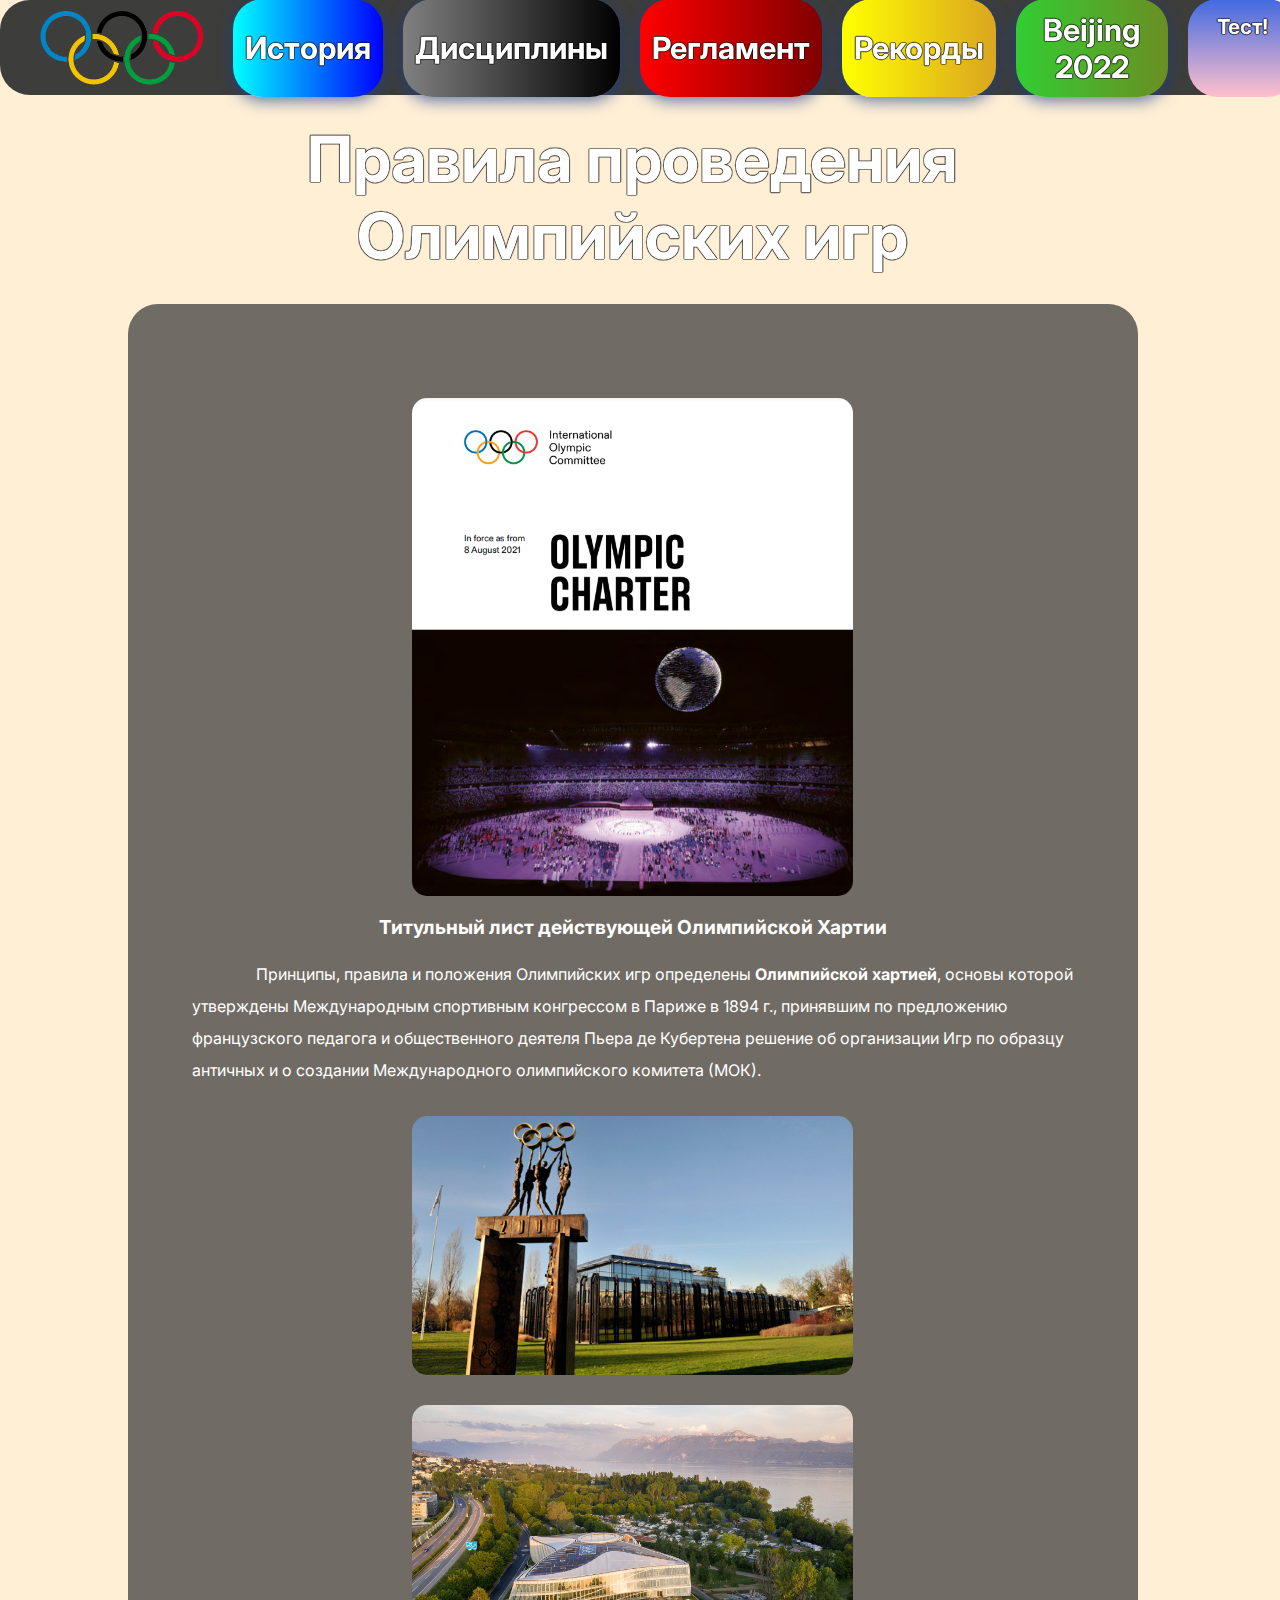
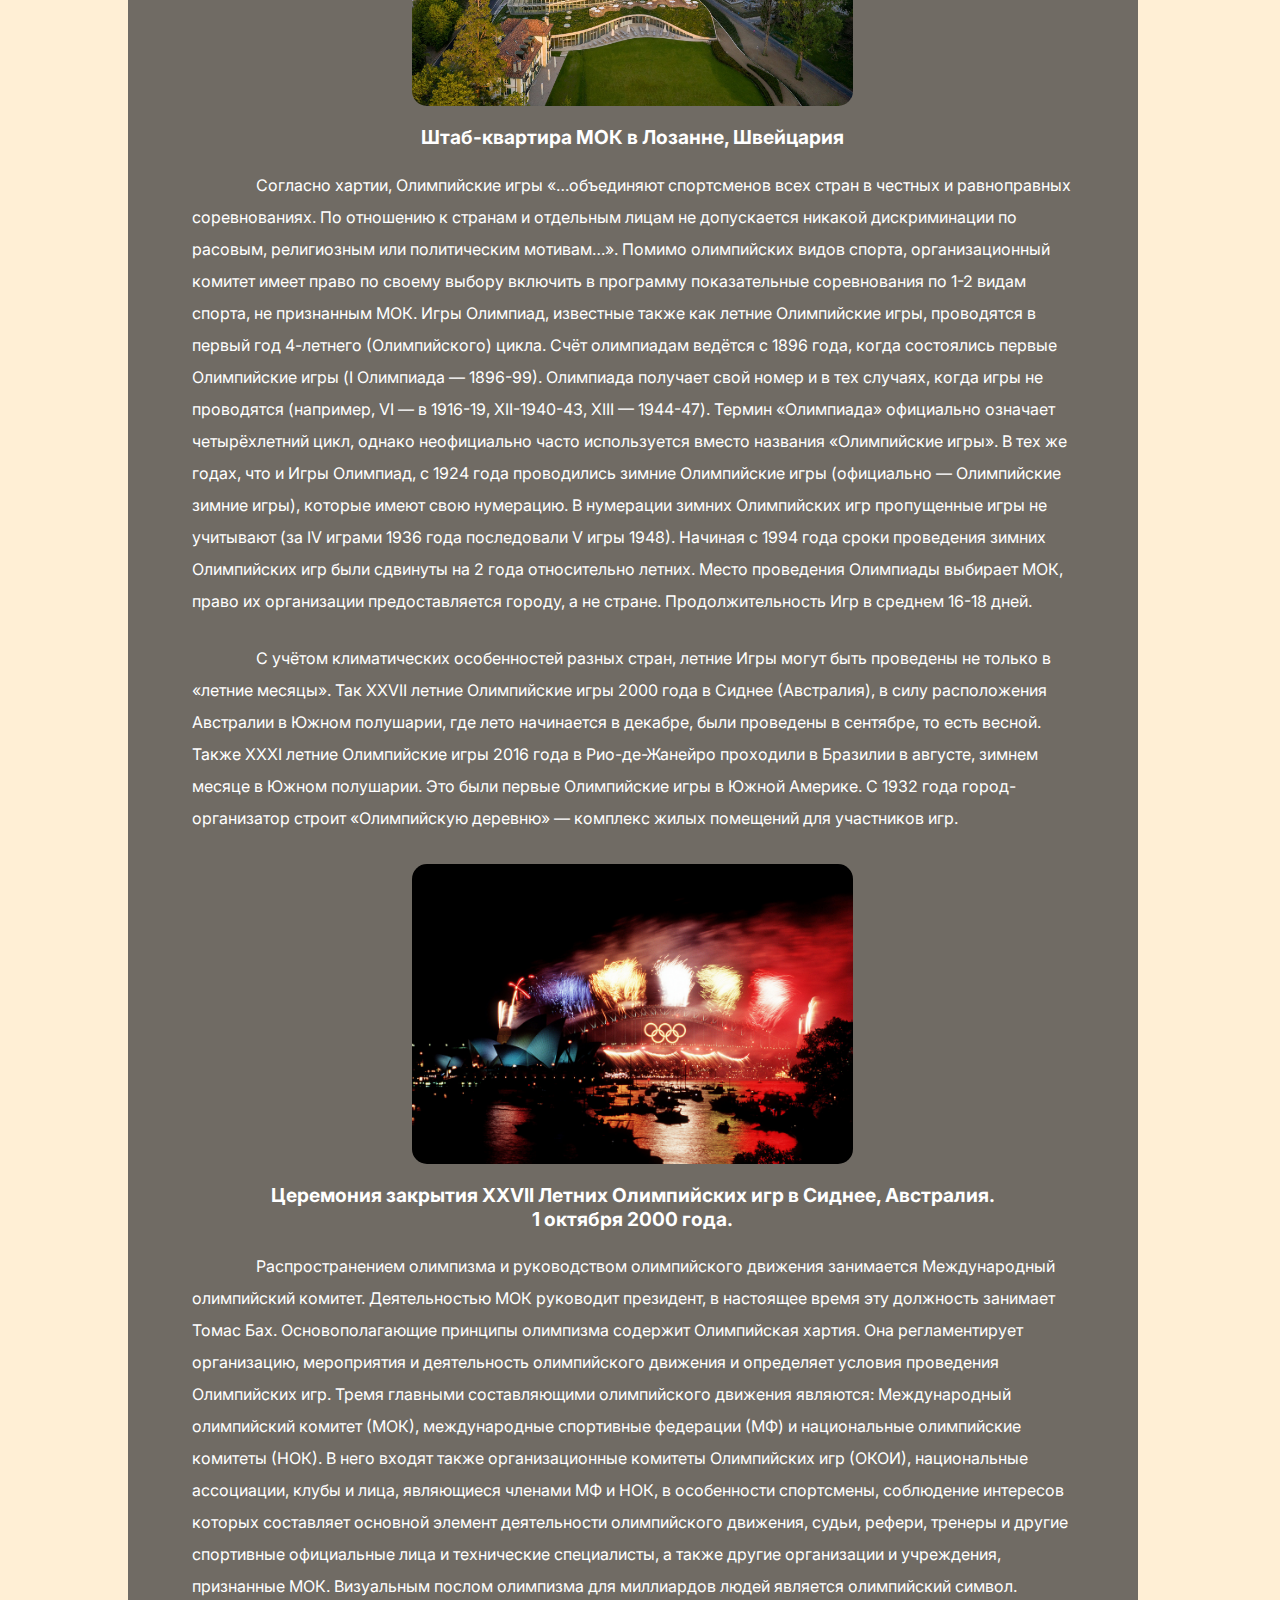
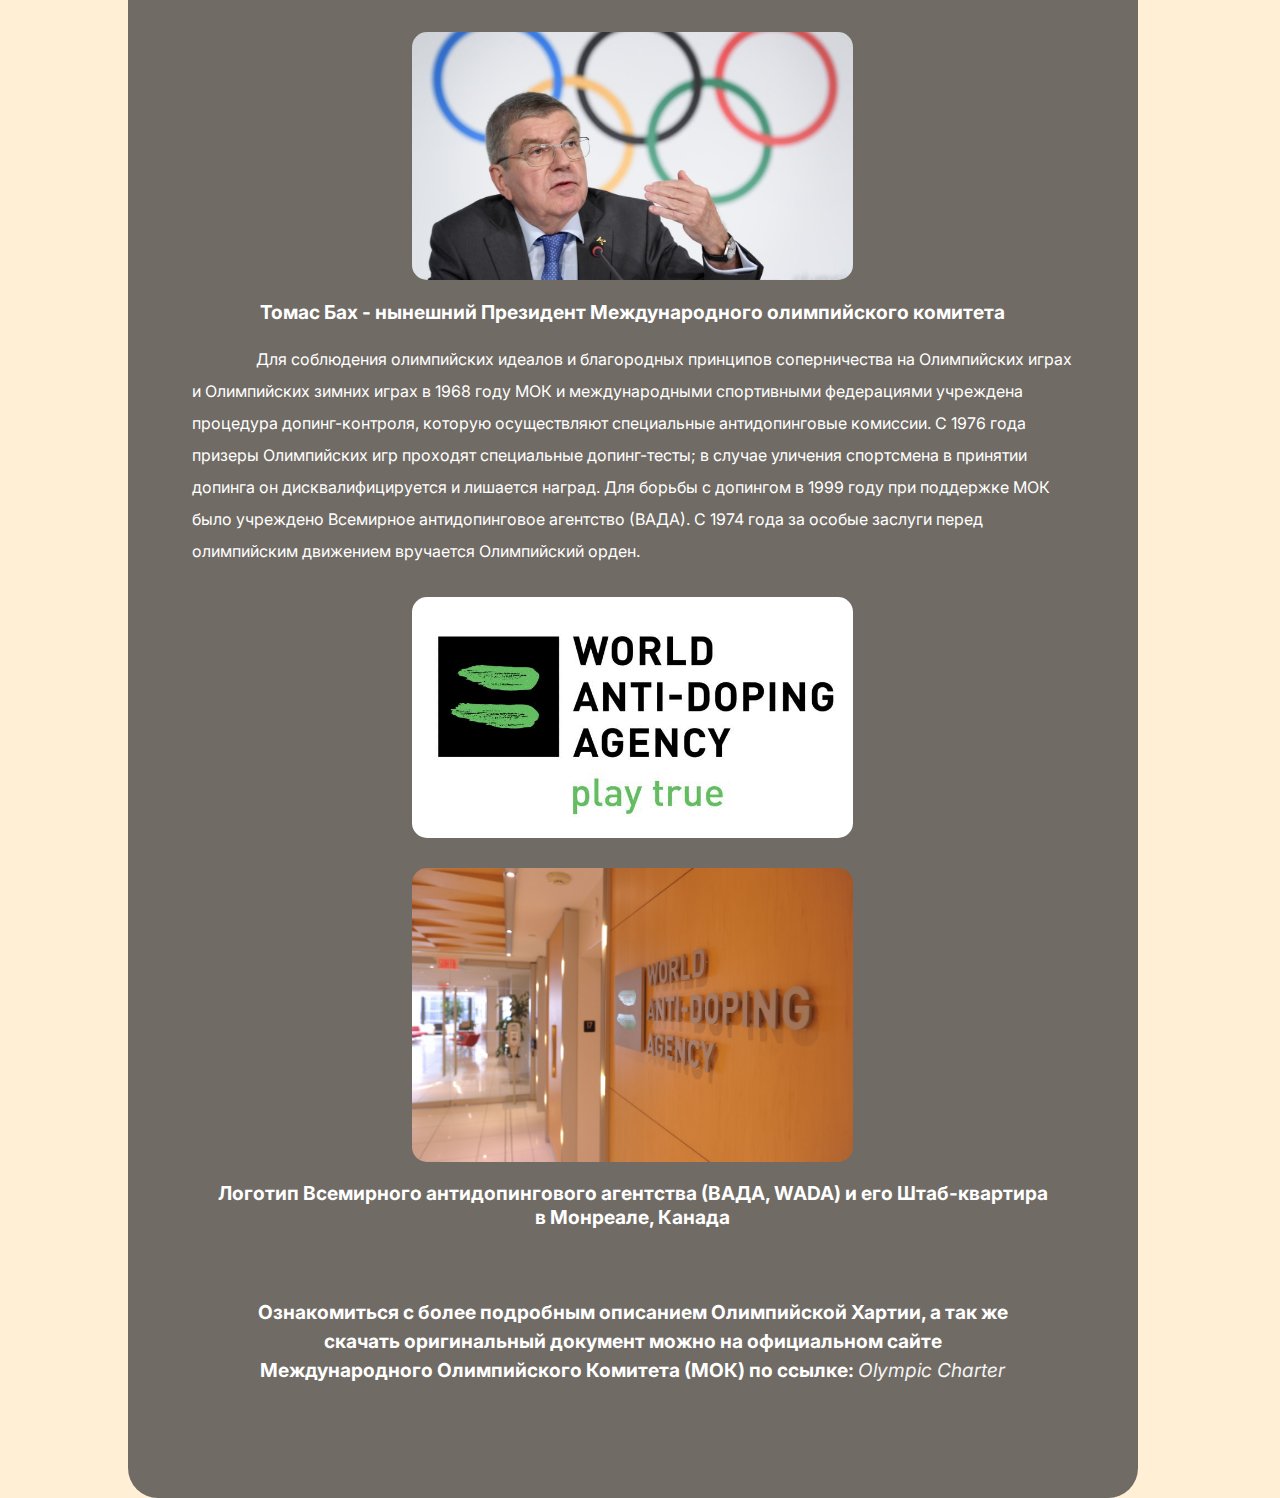
<file: regulations.html>
<!DOCTYPE html> <!-- Тип документа для браузера -->
<html lang="en">
    <head>
        <link type="image/png" rel="shortcut icon" href="./sources/favicon.png">
        <title>Olympic games reference page</title>
        <meta charset="utf-8">
        <meta http-equiv="X-UA-Compatible" content="IE=edge">
        <meta name="viewport" content="width=device-width, initial-scale=1">
        
        <link rel="stylesheet" href="./css/main_styles.css">
        <link rel="stylesheet" href="./css/header_nav_styles.css">
        <link rel="stylesheet" href="./css/history_styles.css">
        <link rel="stylesheet" href="./css/regulations.css">
      </head>
      
      <body>
        <header id="other">
            <a href="index.html">
                <img class="logo" id="other" src="./sources/logo.png" alt="Logo">
            </a>
            <nav id="other">            
                <a href="history.html" class="button-style id1"><h1 class="heading">История</h1></button-style></a>
                <a href="disciplines.html" class="button-style id2"><h1 class="heading">Дисциплины</h1></a>
                <a href="regulations.html" class="button-style id3"><h1 class="heading">Регламент</h1></a>
                <a href="records.html" class="button-style id4"><h1 class="heading">Рекорды</h1></a>
                <a href="beijing.html" class="button-style id5"><h1 class="heading">Beijing 2022</h1></a>
                <a href="test.html" class="button btn-flip" data-back="Click!" data-front="Тест!"></a>
            </nav>
    
            <nav>
                <div class="container">
                        <input id="responsive-menu" type="checkbox">
                        <label for="responsive-menu">Menu<span id="menu-icon"></span></label>
                    <ul>
                        <li><a href="history.html" class="button-style id1"><h1 class="heading">История</h1></a></li>
                        <li><a href="disciplines.html" class="button-style id2"><h1 class="heading">Дисциплины</h1></a></li>
                        <li><a href="regulations.html" class="button-style id3"><h1 class="heading">Регламент</h1></a></li>
                        <li><a href="records.html" class="button-style id4"><h1 class="heading">Рекорды</h1></a></li>
                        <li><a href="beijing.html" class="button-style id5"><h1 class="heading">Beijing 2022</h1></a></li>
                        <li><a href="test.html" class="button btn-flip" data-back="Click!" data-front="Тест!"></a></li>
                    </ul>
                </div>
            </nav>
        </header>
   
   <main id="regulations">
    <h0 class="heading">Правила проведения Олимпийских игр</h0>
       <article>
           <img src="./sources/olympic-charter.PNG" alt="olympic-charter">
           <h3>Титульный лист действующей Олимпийской Хартии</h3>

        <p>
            Принципы, правила и положения Олимпийских игр определены <b>Олимпийской хартией</b>, основы которой утверждены Международным спортивным 
            конгрессом в Париже в 1894 г., принявшим по предложению французского педагога и общественного деятеля Пьера де Кубертена 
            решение об организации Игр по образцу античных и о создании Международного олимпийского комитета (МОК). 
        </p>

        <img src="sources/mok1.jpg" alt="mok1">
        <img src="sources/mok2.jpg" alt="mok2">
        <h3>Штаб-квартира МОК в Лозанне, Швейцария</h3>

        <p>
            Согласно хартии, Олимпийские игры «…объединяют спортсменов всех стран в честных и равноправных соревнованиях. 
            По отношению к странам и отдельным лицам не допускается никакой дискриминации по расовым, религиозным или политическим 
            мотивам…». Помимо олимпийских видов спорта, организационный комитет имеет право по своему выбору включить в программу 
            показательные соревнования по 1-2 видам спорта, не признанным МОК.
            Игры Олимпиад, известные также как летние Олимпийские игры, проводятся в первый год 4-летнего (Олимпийского) цикла. 
            Счёт олимпиадам ведётся с 1896 года, когда состоялись первые Олимпийские игры (I Олимпиада — 1896-99). 
            Олимпиада получает свой номер и в тех случаях, когда игры не проводятся (например, VI — в 1916-19, XII-1940-43, XIII — 1944-47). 
            Термин «Олимпиада» официально означает четырёхлетний цикл, однако неофициально часто используется вместо названия «Олимпийские игры».
            В тех же годах, что и Игры Олимпиад, с 1924 года проводились зимние Олимпийские игры (официально — Олимпийские зимние игры), 
            которые имеют свою нумерацию. В нумерации зимних Олимпийских игр пропущенные игры не учитывают (за IV играми 1936 года последовали V игры 1948).
            Начиная с 1994 года сроки проведения зимних Олимпийских игр были сдвинуты на 2 года относительно летних.
            Место проведения Олимпиады выбирает МОК, право их организации предоставляется городу, а не стране. 
            Продолжительность Игр в среднем 16-18 дней. 
            
        </p>
        
        <p>
            С учётом климатических особенностей разных стран, летние Игры могут быть проведены 
            не только в «летние месяцы». Так XXVII летние Олимпийские игры 2000 года в Сиднее (Австралия), в силу расположения Австралии в Южном 
            полушарии, где лето начинается в декабре, были проведены в сентябре, то есть весной. Также XXXI летние Олимпийские
            игры 2016 года в Рио-де-Жанейро проходили в Бразилии в августе, зимнем месяце в Южном полушарии. 
            Это были первые Олимпийские игры в Южной Америке.
            С 1932 года город-организатор строит «Олимпийскую деревню» — комплекс жилых помещений для участников игр.
        </p>

        <img src="sources/Sydney_2000.jpg" alt="Sydney_2000">
        <h3>Церемония закрытия XXVII Летних Олимпийских игр в Сиднее, Австралия. <br> 1 октября 2000 года.</h3>
        <p>
            Распространением олимпизма и руководством олимпийского движения занимается Международный олимпийский комитет. Деятельностью 
            МОК руководит президент, в настоящее время эту должность занимает Томас Бах.
            Основополагающие принципы олимпизма содержит Олимпийская хартия. Она регламентирует организацию, мероприятия и деятельность олимпийского 
            движения и определяет условия проведения Олимпийских игр.
            Тремя главными составляющими олимпийского движения являются: Международный олимпийский комитет (МОК), международные спортивные федерации (МФ) 
            и национальные олимпийские комитеты (НОК). В него входят также организационные комитеты Олимпийских игр (ОКОИ), 
            национальные ассоциации, клубы и лица, являющиеся членами МФ и НОК, в особенности спортсмены, соблюдение интересов 
            которых составляет основной элемент деятельности олимпийского движения, судьи, рефери, тренеры и другие спортивные официальные 
            лица и технические специалисты, а также другие организации и учреждения, признанные МОК. Визуальным послом олимпизма для миллиардов 
            людей является олимпийский символ.
        </p>

        <img src="sources/tomas_bach.jpg" alt="tomas_bach">
        <h3>Томас Бах - нынешний Президент Международного олимпийского комитета</h3>
        <p>
            Для соблюдения олимпийских идеалов и благородных принципов соперничества на Олимпийских играх и Олимпийских зимних играх в 1968 году МОК 
            и международными спортивными федерациями учреждена процедура допинг-контроля, которую осуществляют специальные антидопинговые комиссии.
            С 1976 года призеры Олимпийских игр проходят специальные допинг-тесты; в случае уличения спортсмена в принятии допинга 
            он дисквалифицируется и лишается наград.
            Для борьбы с допингом в 1999 году при поддержке МОК было учреждено Всемирное антидопинговое агентство (ВАДА).
            С 1974 года за особые заслуги перед олимпийским движением вручается Олимпийский орден.
        </p>

        <img src="sources/WADA_Logo.jpg" alt="WADA_Logo">
        <img src="sources/wada-office.jpg" alt="wada-office">
        <h3>Логотип Всемирного антидопингового агентства (ВАДА, WADA) и его Штаб-квартира в Монреале, Канада</h3>
            <h3>
                Ознакомиться с более подробным описанием Олимпийской Хартии, а так же скачать оригинальный документ можно на 
                официальном сайте Международного Олимпийского Комитета (МОК) по ссылке:
                <a href="https://olympics.com/ioc/olympic-charter">Olympic Charter</a>
            </h3>
       </article>
     
   </main>
</body>
</html>
</file>
<file: css/main_styles.css>
@import url('https://fonts.googleapis.com/css2?family=Inter:wght@100;200;300;400;500;600;700;800;900&display=swap');

* {
  caret-color: transparent;
}

body, h1 {
	margin: 0;
}

body {
  font-family: 'Inter', sans-serif;
  height: 100vh;
  width: 98.9vw;
  background-color:papayawhip;
}

header#main, footer#main {
  display: flex;
  align-items: center;
  position: static;
  height: 15vw;
  margin-bottom: 30px;
  max-height: 55px;
  border-radius: 30px;
  padding: 20px;
  background-color: #333;
}

header#main a {
  padding-top: 4px;
}

.logo {
  height: 75px;
  margin-right: 20px;
  margin-left: 20px;
}

.heading#main, .heading, .btn-flip, footer#main {
  color: white;
  margin-right: 30px;
  font-weight: bolder;
  text-shadow: #000 0px 0px 1px,   #000 0px 0px 1px,   #000 0px 0px 1px,
                #000 0px 0px 1px,   #000 0px 0px 1px,   #000 0px 0px 1px;
}

.heading#main{
  font-size: 2.5em;
}

@media (min-width: 1201px) {
  .cards:hover a {
    filter: blur(5px);
    opacity: 0.5; /*прозрачность*/
    transform: scale(0.9);
  }
  
  .cards a:hover {
    transform: scale(1.1);
    opacity: 1;
    filter: blur(0px)
  }
}

@media (max-width: 1200px) {
  .cards a {
    filter: blur(0px);
    opacity: 1; /*прозрачность*/
    transform: scale(1);
  }
  
  .cards a:hover {
    filter: blur(0px);
    opacity: 1;
    transform: scale(1);    
  }
}

@media (min-width: 800px) {
 .leading {
    display: flex;
    flex-direction: row;
  }
  .leading-bigtext {
    padding-left: 10px;
    padding-top: 10px;
  }
}

@media (max-width: 799px) {
  .leading {
    display: flex;
    flex-direction: column;
    align-items: center;
    justify-content: center;
    text-align: center;
  }
  .leading-bigtext {
    padding: 5vw;
    align-items: center;
    justify-content: center;
    text-align: center;
  }
}

@media (max-width: 720px) {
  .heading#main {
    font-size: 4.5vw;
  }
}

@media (max-width: 550px) {
  footer {
    font-size: 3vw;
  }
}

@media (max-width: 400px) {
  .logo {
    margin-left: 10px;
    margin-right: 10px;
  }
  footer {
    font-size: 3.4vw;
  }
}

.cards {
  display: grid;
  grid-template-columns: repeat(auto-fill, minmax(250px, 1fr));
  grid-gap: 30px;
}

.leading {
  display:flex;
  min-height: 468px;
  width: 100%;
  margin-bottom: 30px;
  border-radius: 30px;
  background-image: url(../sources/background.jpg);
  background-repeat: no-repeat;
  background-size: cover;
  color:white;
  text-shadow:#000 0px 0px 1px,   #000 0px 0px 1px,   #000 0px 0px 1px,
              #000 0px 0px 1px,   #000 0px 0px 1px,   #000 0px 0px 1px;
}

.leading-bigtext {
  margin: 0;
  text-align: left;
  font-weight: bold;
  line-height: 0.9em;
  font-size: 7vw;
}

.leading-text {
  margin: auto;
  padding: 30px;
  max-width: 750px;
  font-size: 140%;
  font-weight: 600;
  line-height: 1.5em;
  border-radius: 30px;
  letter-spacing: 0.05em;
  background-color: rgba(51, 51, 51, 0.3);
}

.leading img {
  margin-top: 150px;
  width: 100%;
}

.cards {
  max-width: 960px;
  margin: auto;
}

nav a {
  position: relative;
  transition: 0.5s ease-out;
}

.a-img {
  height: 200px;
  width: 100%;
  object-fit: cover;
}

.a-title {
  position: absolute;
  bottom: 0px;
  width: 100%;
  padding-bottom: 10px;
  padding-top: 10px;
  letter-spacing: 0.1em;
  font-size: 1.1em;
  text-align: center;
  background-color: rgba(0, 0, 0, 0.5);
  color:white;
  text-shadow: #000 0px 0px 1px,   #000 0px 0px 1px,   #000 0px 0px 1px,
             #000 0px 0px 1px,   #000 0px 0px 1px,   #000 0px 0px 1px;
  font-weight: 800;
}

footer {
  display: flex;
  margin-top: 30px;
  margin-left: 30px;
  justify-content: center;
  text-align: center;
  font-style: italic;
  line-height: 1.5em;
}
</file>
<file: css/header_nav_styles.css>
header#other {
    display: flex;
    align-items: center;
    position: sticky;
    top:0;
    z-index: 999;
    height: 15vw;
    max-height: 55px;
    border-radius: 30px;
    padding: 20px;
    color: white;
    background-color: rgba(51,51,51, 0.95); 
}

nav#other {
    display: flex;
    position: relative;
    text-align: center;
    justify-content: space-between;
    font-size: 1.2vw;
}

nav#other .heading, .btn-flip {
    margin-right: 0px;
    padding: 12px;
}
nav a {
    display: flex;
    align-items: center;
    text-decoration: none;
    color: white;
}

main#other {
    position: relative;
    margin-top: 30px;
}

@media (min-width: 1201px) {
    .button-style {
        margin-right:30px;
    }
    .btn-flip {
        font-size: 1.6vw;
        width: 10vw;
        margin:10px;
    }

    .btn-flip::before {
        padding-top: 15px;
        padding-bottom: 15px;
    }

    .btn-flip::after {
        padding-top: 15px;
        padding-bottom: 15px;
    }
}

@media (max-width: 1200px) {
    header#other {
        height: 30vw;
        max-height: 200px;
    }

    nav#other {
        flex-wrap: wrap;
        justify-content: left;
    }

    nav a {
        justify-content: left;
    }

    nav#other .heading {
        font-size: 3vw;
    }

    header .logo {
        height: 100px;
    }

    .btn-flip {
        font-size: 3.2vw;
        width: 25%;
        margin:10px;
        margin-left: 10px;
        padding-right: 30px;
    }

    nav#other:not(.btn-flip) {
        justify-content: center;
    }
    .button-style {
        white-space: nowrap;
    }
    
    .btn-flip::before {
        padding-top: 10px;
        padding-bottom: 10px;
    }

    .btn-flip::after {
        padding-top: 10px;
        padding-bottom: 10px;
    }
}

@media (min-width: 601px) {
    .container {
        display: none;
    }
    header .heading {
        padding-right: 100px;
    }
}

@media (max-width: 600px) {
    header#other {
        max-height: 100px;
    }

    nav#other a {
        display: none;
    }

    header {
        justify-content: space-between;
    }

    .button-style {
        justify-content: center;
        padding-left: 10%;
        padding-right: 10%;
        width: 120px;
    }

    .btn-flip {
        padding-bottom: 50px;
        font-size: 6vw;
        margin-right: 10px;
    }

}

@media (max-width: 450px) {
    header .logo {
        height: 18vw;
        margin-left: 0px;
    }
    .button-style {
        margin-right: 0px;
    }

    .btn-flip {
        font-size: 8vw;
    }
}
/************************************************************************************************************/
/************************************************************************************************************/
/************************************************************************************************************/
.container label {
    font-weight: bolder;
    text-shadow: #000 0px 0px 1px,   #000 0px 0px 1px,   #000 0px 0px 1px,
                  #000 0px 0px 1px,   #000 0px 0px 1px,   #000 0px 0px 1px;
}

.container {
    position: absolute;
    align-items: flex-end;
    right: 5vw;
    top: 25%;
    width: 140px;
}

ul .heading {
    margin-right: 0px;
}

nav input {
    opacity: 0;
}

nav label {

    display: block;
    font: 2em/1 'Inter', sans-serif;
    padding: 0px;
}

/* Hamburger Icon */
#menu-icon,
#menu-icon:before,
#menu-icon:after {
    background: #ffffff;
    border-radius: 0.05em;
    height: 0.2em;
    transition: all 0.2s ease-in-out;
    width: 100%;
}

#menu-icon {
    float:right;
    margin: 0.4em 0;
    max-width: 1em;
    position: relative;
}

#menu-icon:before,
#menu-icon:after {
    content: '';
    left: 0;
    position: absolute;
}

#menu-icon:before {
    top: -0.4em;
}

#menu-icon:after {
    bottom: -0.4em;
}

nav input[type=checkbox]:checked + label #menu-icon {
    background: transparent;
}

nav input[type=checkbox]:checked + label #menu-icon:before {
    top: 0;
    transform: rotate(-45deg);
}

nav input[type=checkbox]:checked + label #menu-icon:after {
    bottom: 0;
    transform: rotate(45deg);
}

nav ul {
    display: none;
    position: fixed;
    list-style: none;
    line-height: 2.5em;
    max-height: 0;
    opacity: 0;
    background-color: rgba(51,51,51, 0.95); 
    border-radius: 30px;
    top: 10rem;
    left:0;
    padding-left:0px;
    width: 100%;
}

ul li {
    display: flex;
    justify-content: center;
    text-align: center;
    margin-top: 10px;
    margin-bottom: 10px;
}
nav input:checked ~ ul {
    max-height: inherit;
    display: block;
    opacity: 1;
}

nav ul a:hover {
    text-decoration: none;
}

.button-style {
    box-shadow: 0 4px 15px 0 rgba(22, 62, 148, 0.671);
    background-size: 300% 100%;
    transition: all .4s ease-in-out;
    border-radius: 30px;
    justify-content: center;
    margin: 10px;
}

.button-style:hover {
    background-position: 100% 0;
    transition: all .4s ease-in-out;
    transform: scale(1.07);
}

.id1 {
    background-image: linear-gradient(to right, cyan, blue, blue, cyan);
}

.id2 {
    background-image: linear-gradient(to right, grey, black, black, grey);
}

.id3 {
    background-image: linear-gradient(to right, red, maroon, maroon, red);
}

.id4 {
    background-image: linear-gradient(to right, yellow, goldenrod, goldenrod, yellow);
}

.id5 {
    background-image: linear-gradient(to right, limegreen, olivedrab, olivedrab, limegreen);
}

.btn-flip {
    display:flex;
    opacity: 1;
    padding-left: 0px;  
    text-align: center;
    align-items: center;
    
}
  .btn-flip:hover:after {
    opacity: 1;
    transform: translateY(0) rotateX(0);
}
  .btn-flip:hover:before {
    opacity: 0;
    transform: translateY(50%) rotateX(90deg);
}
  .btn-flip:after {
    position: absolute;  
    left:0; top:0; right: 0; bottom:0;
    opacity: 0;
    transition: 0.5s;
    background: linear-gradient(pink, royalblue);
    content: attr(data-back);
    transform: translateY(-50%) rotateX(90deg);
    border-radius: 30px;
    align-items: center;
    justify-content: center;
}
.btn-flip:before {
    position: absolute;
    left:0; top:0; right: 0; bottom:0;
    opacity: 1;
    transition: 0.5s;
    background: linear-gradient(royalblue, pink);
    content: attr(data-front);
    transform: translateY(0) rotateX(0);
    border-radius: 30px;
    align-items: center;
    justify-content: center;
}
</file>
<file: css/history_styles.css>
main {
    text-align: left;
    color: white;
}

main#history h1 {
    margin-top: 30px;
    font-size: 4.5vw;
}

article:first-of-type {
    padding: 30px;
    display: block;
    margin-right: auto;
    margin-left: auto;
    margin-bottom: 30px;
}

article ol:first-of-type {
    font-size: 1.3em;
    line-height: 1.5em;
}

ol a{
    text-decoration: none;
    color: whitesmoke;
}

ol a:hover{
    text-decoration: underline;
    transition: .5s;
}

#route {
    display: block;
    width: 10vw;
    float: right;
    margin:auto;
}

@media (min-width: 1201px) {
    main#history {
        margin-left:10vw;
        margin-right: 10vw;
    }

    main#history p {
        text-indent: 5vw;
        padding-left: 50px;
        padding-right: 50px;
    }

    #pierre_de_coubertin {
        width: 50%;
    }

    #Palaestra, #archaeologist, #pierre_grave{
        width: 60%;
    }

    #logo-img, #flag {
        width: 50%;
    }

    .poster {
        width: 25%;
        margin-top:40px;
        padding-left: 30px;
        padding-right: 30px;
    }
    
    #post1 {
        float:right;
        padding-left: 20px;
        padding-right: 50px;
    }

    #post2 {
        float:left;
        padding-left: 50px;
        padding-right: 20px;
    }

    h3 {
        font-size: 1.5vw;
    }
}

@media (max-width: 1200px) {
    main#history {
        margin-left:10vw;
        margin-right: 10vw;
    }

    main#history p {
        text-indent: 5vw;
        padding-left: 50px;
        padding-right: 50px;
    }

    #Palaestra, #archaeologist, #pierre_de_coubertin, #pierre_grave{
        width: 75%;
    }

    #logo-img, #flag {
        width: 60%;
    }

    .poster {
        width: 40%;
        margin-top:40px;
        padding-left: 30px;
        padding-right: 30px;
    }
    
    #post1 {
        float:right;
        padding-left: 20px;
        padding-right: 50px;
    }

    #post2 {
        float:left;
        padding-left: 50px;
        padding-right: 20px;
    }

    h3 {
        font-size: 2.5vw;
    }
}

@media (max-width: 600px) {
    main#history {
        margin-left:2vw;
        margin-right: 2vw;
    }

    main#history p {
        padding-left: 10px;
        padding-right: 10px;
    }

    #Palaestra, #archaeologist, #pierre_de_coubertin, #pierre_grave, #logo-img, #flag{
        width: 75%;
    }

    .poster {
        margin-left: auto;
        margin-right: auto;
        padding-top: 0px;
    }
    #post1 {
        float: none;
        padding-left: 0px;
        padding-right: 0px;
    }
    #post2 {
        float: none;
        padding-left: 0px;
        padding-right: 0px;
    }
    
    .poster {
        display: block;
        width: 75%;
    }

    main#history article p:first-of-type {
        margin-top:0px;
    }

    h3 {
        font-size: 3.5vw;
    }
}

h0 {
    margin-top: 25px;
    margin-bottom: 30px;
    display: flex;
    font-size: 5vw;
    justify-content: center;
}

#main-img {
    display: block;
    margin-left: auto;
    margin-right: auto;
    margin-bottom: 30px;
    width: 100%;
    border-radius: 30px;
}

.poster:last-of-type {
    margin-top:0px;
}


#Athens-1896, #race, #torch{
    width:100%;
    border-radius: 10px;
}

#Palaestra, #archaeologist, #pierre_de_coubertin, #pierre_grave, #logo-img, #flag{
    display: block;
    margin-top: 50px;
    margin-left: auto;
    margin-right: auto;
    border-radius: 10px;
    border: 1px solid black;
}

h3 {
    text-align: center;
    padding-left: 2vw;
    padding-right: 2vw;
}

main .heading {
    text-align: center;
    margin-right: 0px;
    margin-bottom: 30px;
}

main .heading:not(.heading:first-of-type) {
    margin-top: 30px;
}

article {
    display: inline-block;
    background-color: rgba(51, 51, 51, 0.7);
    border-radius: 30px;
    margin-bottom: 30px;
}

main#history p {
    font-size: 1em;
    line-height: 2em;
}

p#reborn {
    margin-top: 0px;
}

main#history p:first-of-type {
    padding-top: 0px;
}

main#histroy p:last-of-type {
    padding-bottom: 50px;
}

#logo-img{
    background-color: whitesmoke;
}

ol#history{
    list-style-type: upper-roman;
    display: block;
    position: relative;
    padding: 0;
    padding-left: 20px;
    line-height: 1.5em;
}

ol#history li {
    margin-left: 50px;
    margin-right: 50px;
    text-align: justify;
    justify-content: left;
}

ol li {
    font-size: 0.8em;
}
</file>
<file: css/disciplines_styles.css>
article {
    margin-bottom: 30px;
    padding: 30px;
}

article#disciplines p {
    line-height: 1.5em;
    margin-top: 50px;
    padding: 0;
}

h3 {
    text-align: left;
    text-indent: 5vw;
    margin-top: 0px;
    margin-bottom: 0px;
    padding-left: 50px;
    padding-right: 50px;
    line-height: 1.5em;
}

h3:not(:first-of-type) {
    padding-top: 50px;
}

main#disciplines h1 {
    text-align: left;
    font-size: 4.5vw;
    margin-bottom: 25px;
}

main#disciplines img {
    position: relative;
    width:100%;
    margin-top: 20px;
    border-radius: 15px;
    transition: .5s;
}

main a {
    position: relative;
    text-align: center;
    color: white;
    height: 100%;
    transition: .5s;
}
a p{
	position: absolute;
    top: 0;
    width: 100%;
    letter-spacing: 0.05em;
    text-align: center;
    background-color: rgba(0, 0, 0, 0.5);
    color:white;
    font-weight: 800;
}

main a:hover {
    transform: scale(1.05);
    transition: .5s;
}

.table {
    flex-wrap: wrap;
    display: flex;
    justify-content: space-around;
}

.column {
    display: flex;
    flex-direction: column;
}

#first {
    max-width: 23%;
    
}

#second {
    max-width: 45%;
}

@media (min-width: 1251px) {
    a p {
        top: 100px;
        font-size: 1.3em;
    }
}

@media (max-width:1250px) {
    #first {
        max-width: 46%;
    }

    #second {
        max-width: 88%;
    }

    .table {
        flex-wrap: wrap;
        display: flex;
        justify-content: space-around;
    }
    a p {
        top: 120px;
        font-size: 1em;
    }
}

@media (max-width:650px) {
    #first {
        max-width: 88%;
    }

    .table {
        flex-wrap: wrap;
        display: flex;
        justify-content: space-around;
    }

    a p {
        top: 50px;
    }

    h3 {
        padding-left: 10px;
        padding-right: 10px;
    }
}
  
main#disciplines {
    margin-left:10vw;
    margin-right: 10vw;
}
</file>
<file: css/records.css>
main#records {
    margin-left:10vw;
    margin-right: 10vw;
}

main#records .column {
    margin-left: auto;
    margin-right: auto;
}

main#records p {
    text-indent: 5vw;
    line-height: 1.5em;
}

main#records article {
    padding: 5vw;
}

main#records #records-main-img {
    display: block;
    margin-left: auto;
    margin-right: auto;
    margin-bottom: 30px;
    border-radius: 30px;
}

main#records img:not(.table img){
    display: block;
    margin-left: auto;
    margin-right: auto;
    margin-top: 20px;
    margin-bottom: 20px;
    width: 90%;
    border-radius: 15px;
}

main#records h3 {
    text-indent: 0vw;
    text-align: center;
    padding-top: 20px;
}


@media (min-width: 601px) {
    main#records #records-main-img {
        width: 65%;
    }

    main#records img:not(.table img){
        width: 40%;
    }

    main#records img#latinina2 {
        width: 25vw;
    }

    main#records img#phelps_win, main#records img#biergen2  {
        width: 60%;
    }

    main#records img#phelps, main#records img#biergen {
        display:block;
        width: 60%;
    }

    img#milon {
        width: 25vw;
        border-radius: 15px;
    }

    main#records .table {
        margin-top: 20px;
    }

    main#records h3 {
        font-size: 2.2vw;
    }
}

@media (max-width:600px) {
    main#records #records-main-img {
        width: 80%;
    }

    main#records #second {
        max-width: 88%;
    }

    main#records .table {
        flex-wrap: wrap;
        flex-direction: column;
        display: flex;
        justify-content: center;
        margin: auto;
    }

    main#records h3 {
        font-size: 5vw;
        padding-left: 10px;
        padding-right: 10px;
    }

    main#records {
        margin-left: 2vw;
        margin-right: 2vw;
    }

    main#records img#phelps, main#records img#biergen {
        display:block;
        width: 90%;
    }

    main#records img#latinina2, main#records img#milon {
        width: 60vw;
        border-radius: 15px;
    }

    main#records img#milon {
        margin-top: 20px;
    }
}
</file>
<file: css/regulations.css>
main#regulations {
    margin-left:10vw;
    margin-right: 10vw;
}

article img {
    display: block;
    margin-left: auto;
    margin-right: auto;
    margin-top: 30px;
    border-radius: 15px;
}

main#regulations article {
    padding: 5vw;
}

article a {
    text-decoration: none;
    color: whitesmoke;
    font-style: italic;
}

article a:hover{
    text-decoration: underline;
    transition: .5s;
}

article p {
    text-indent: 5vw;
    line-height: 2em;
    margin-top: 0px;
    margin-bottom: 25px;
}

h3:last-of-type {
    text-align: center;
    margin-top: 0px;
    margin-bottom: 0px;
    
    line-height: 1.5em;
}

h3:last-of-type a {
    font-weight: lighter;
}

@media (min-width: 601px) {
    h3:last-of-type {
        padding: 50px;
    }

    article img {
        width: 50%;
    }
}

@media (max-width: 600px) {
    h3:last-of-type {
        padding: 10px;
    }

    article img {
        width: 100%;
    }
}
</file>
